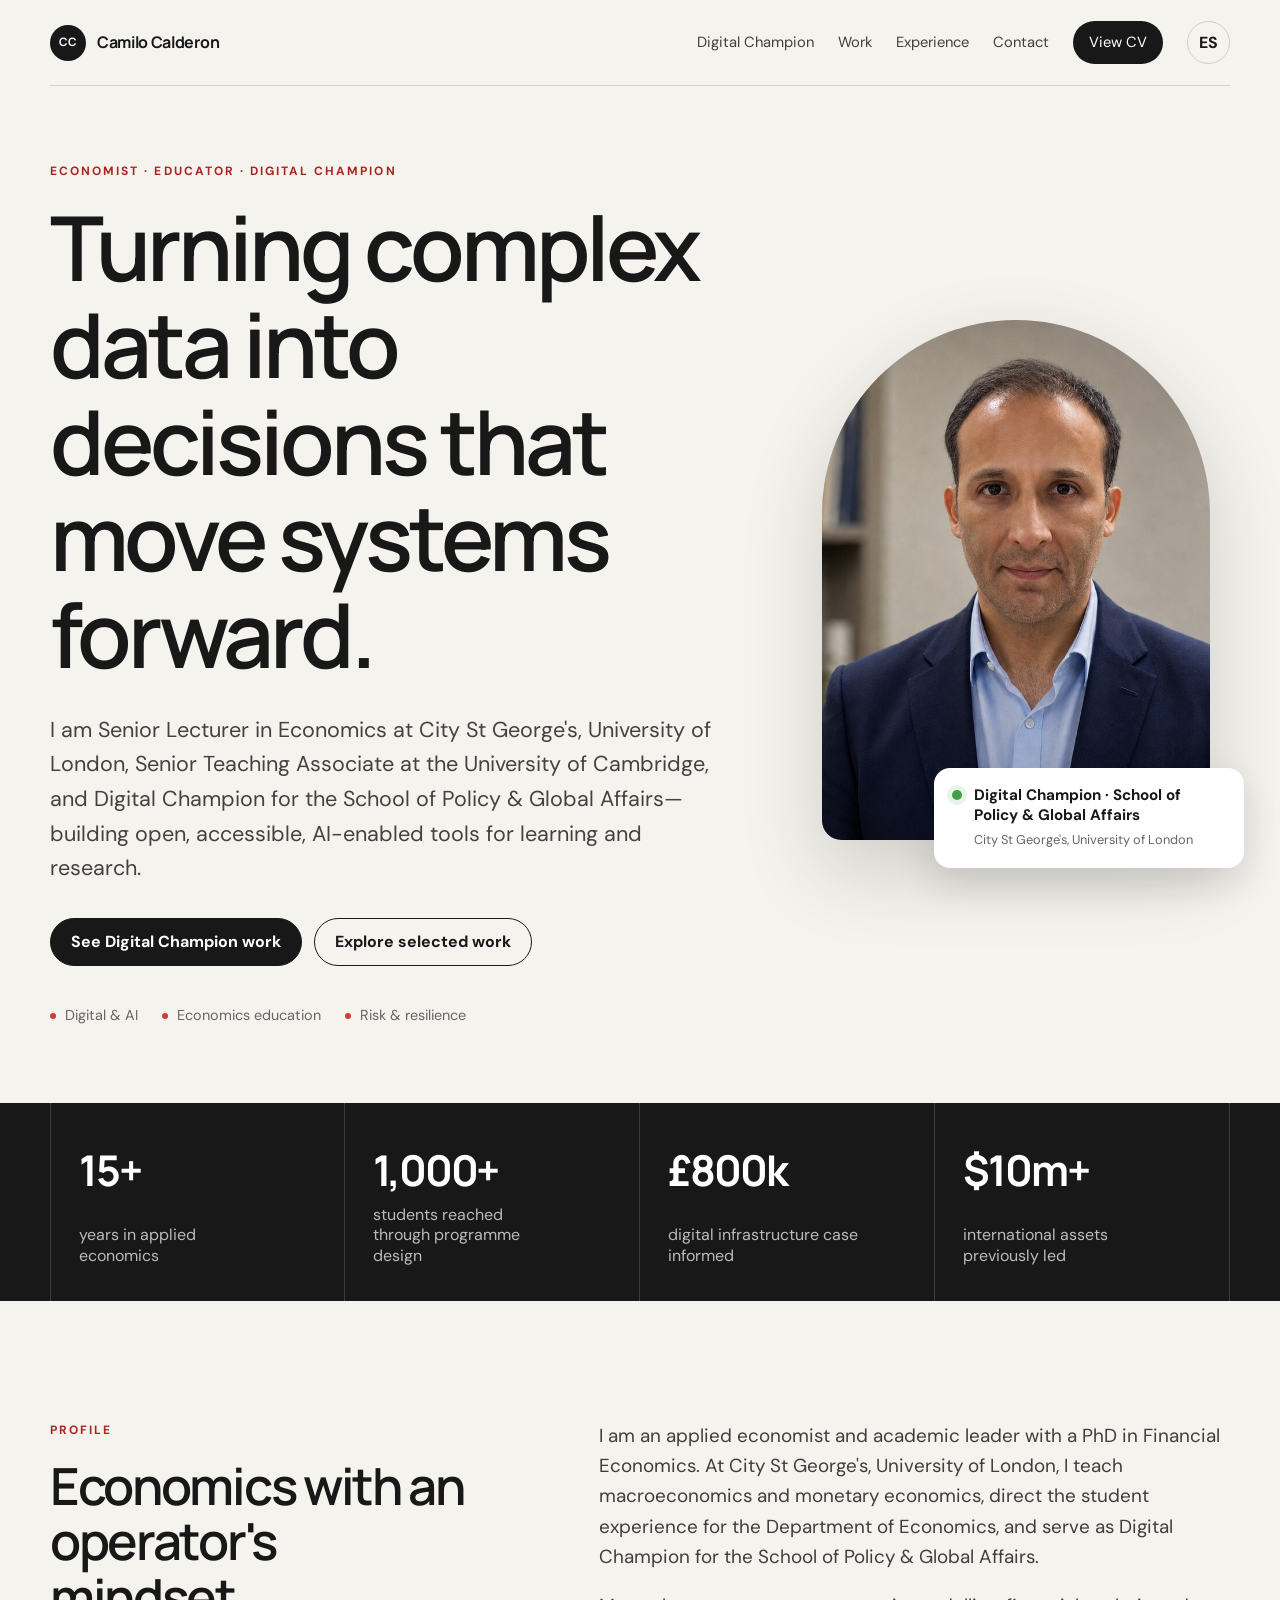
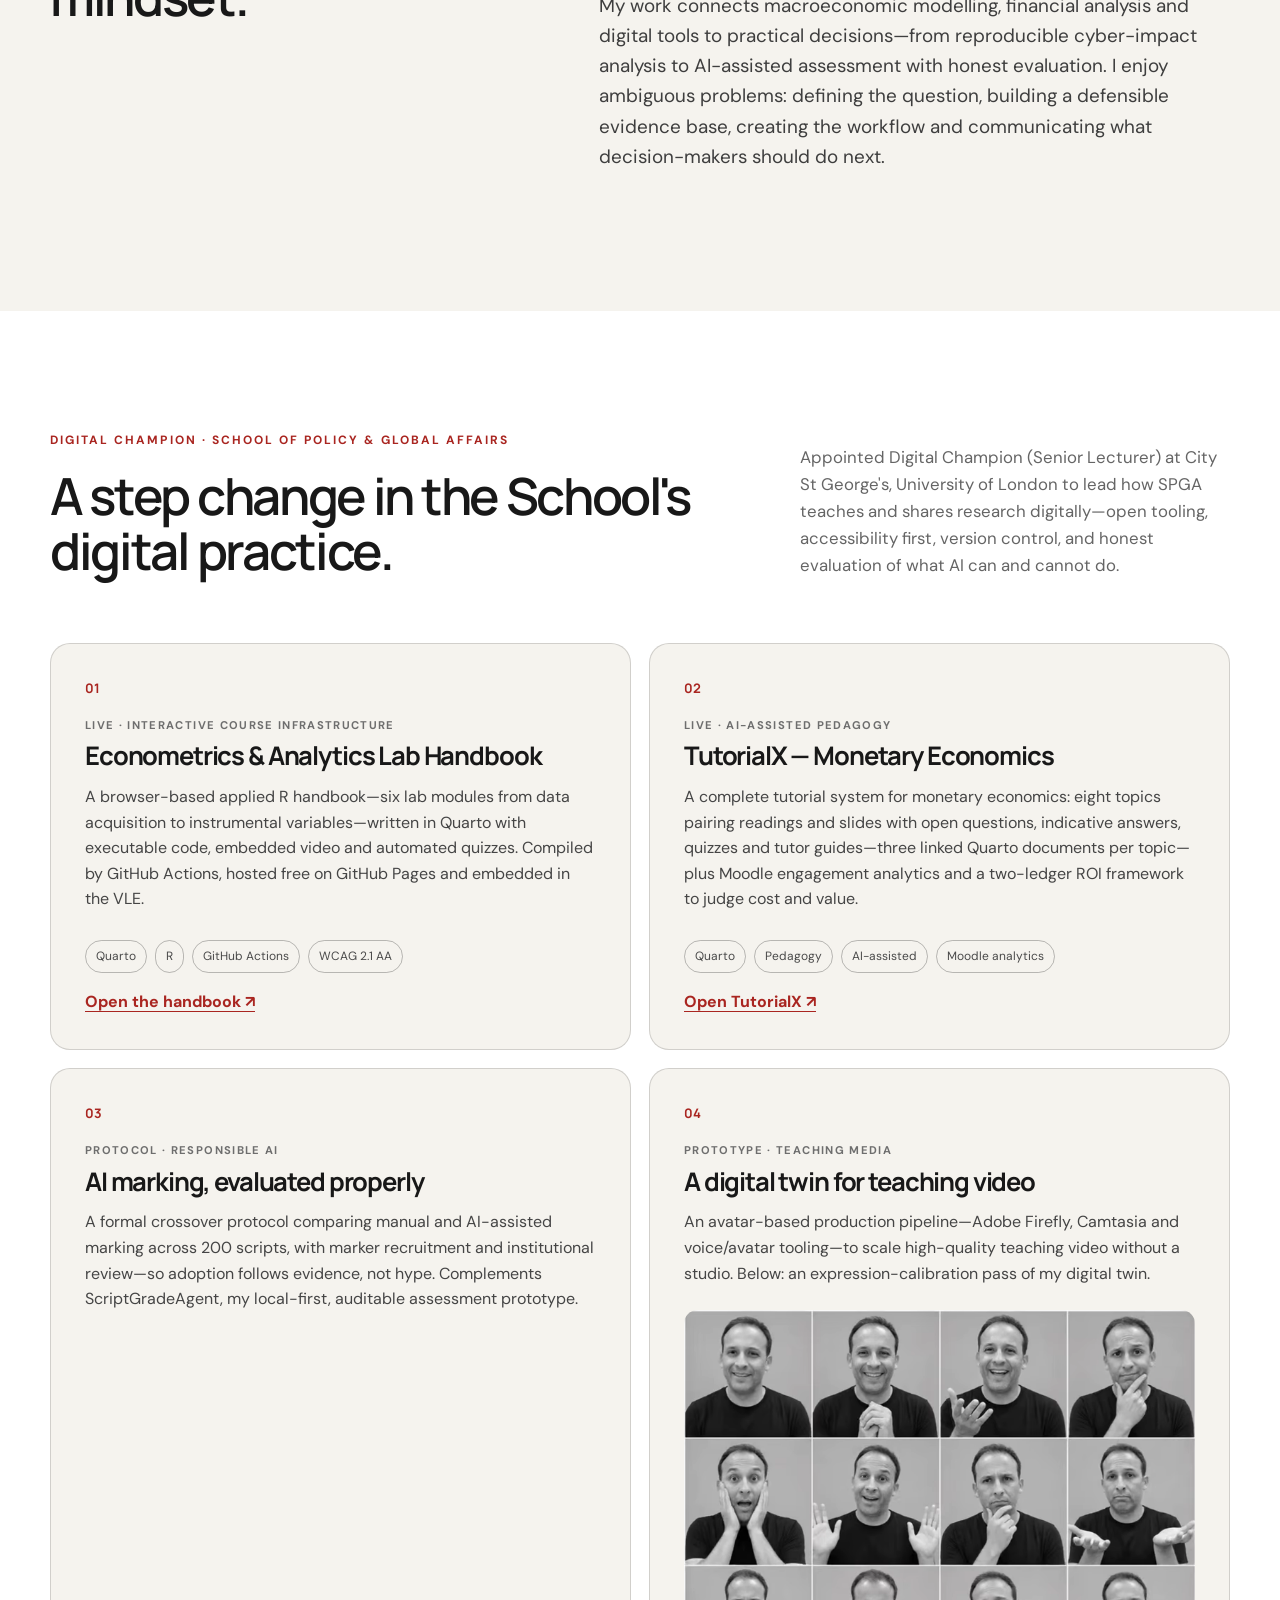
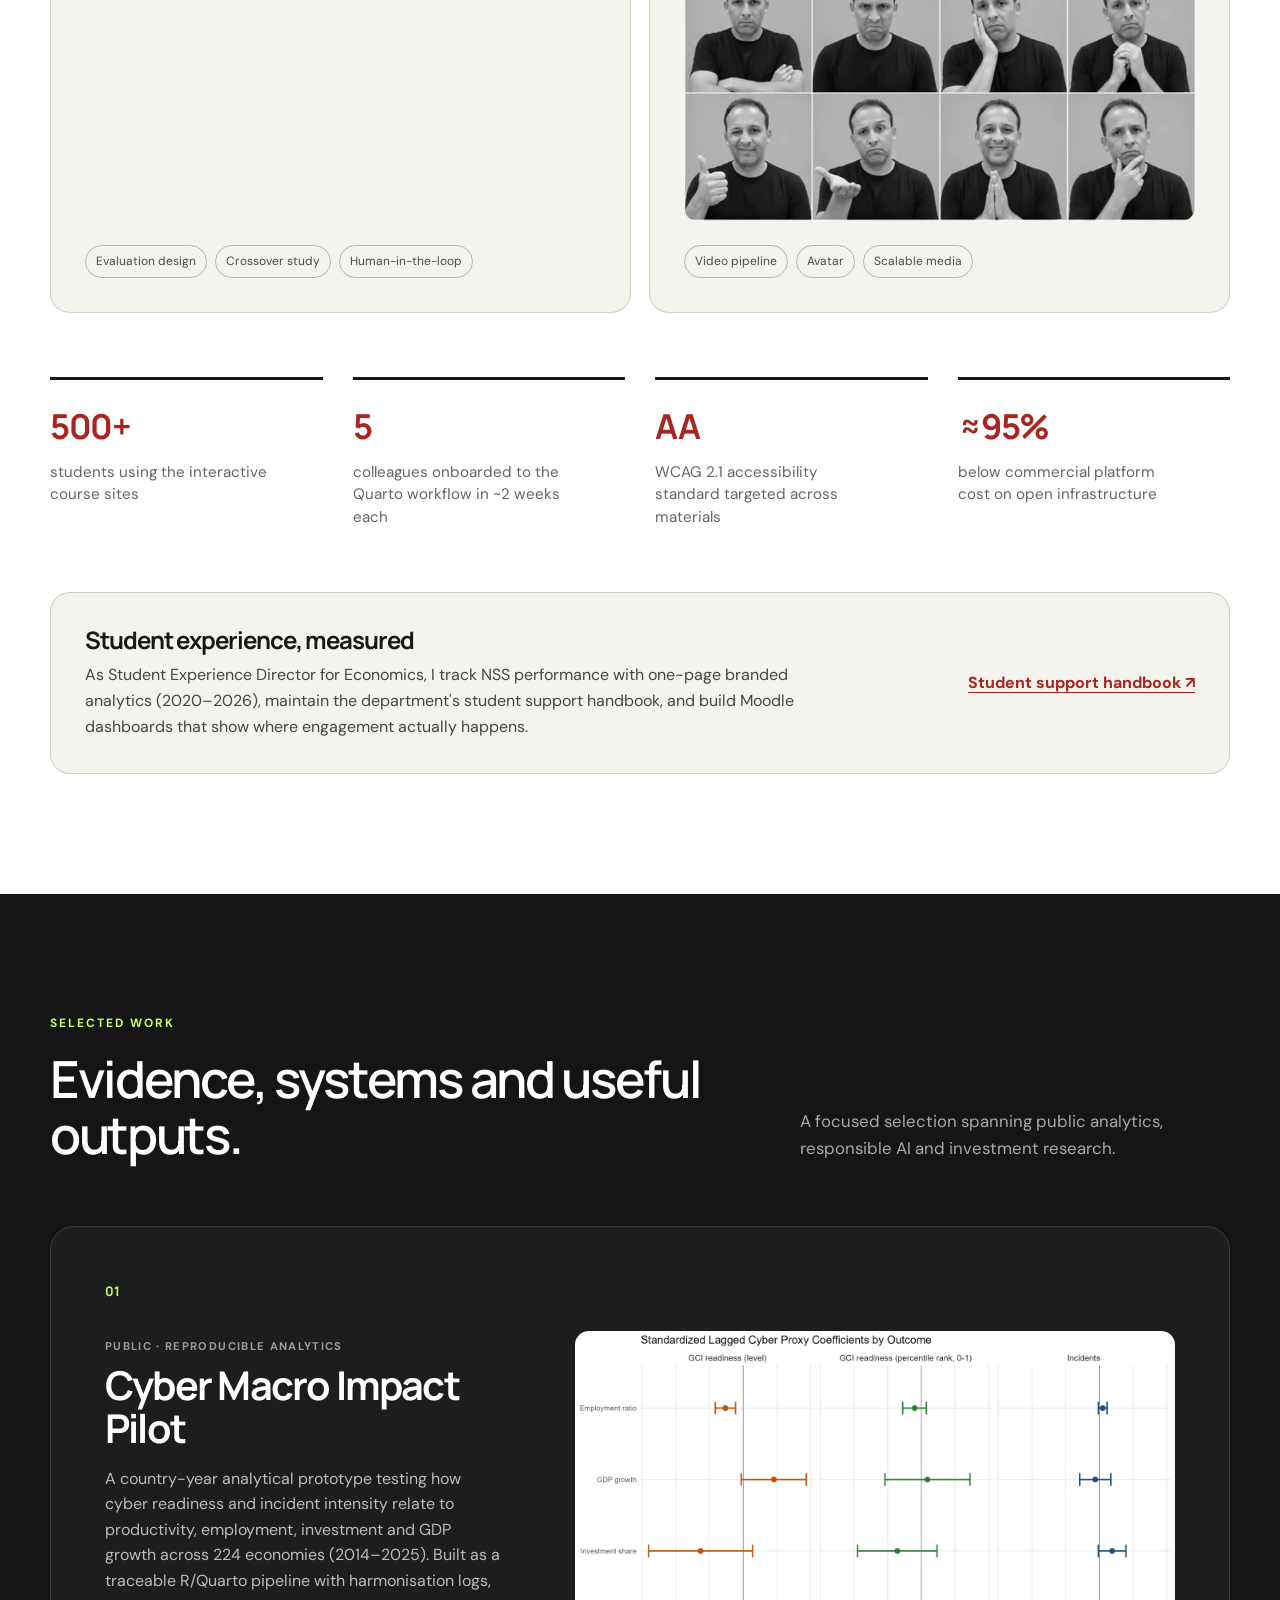
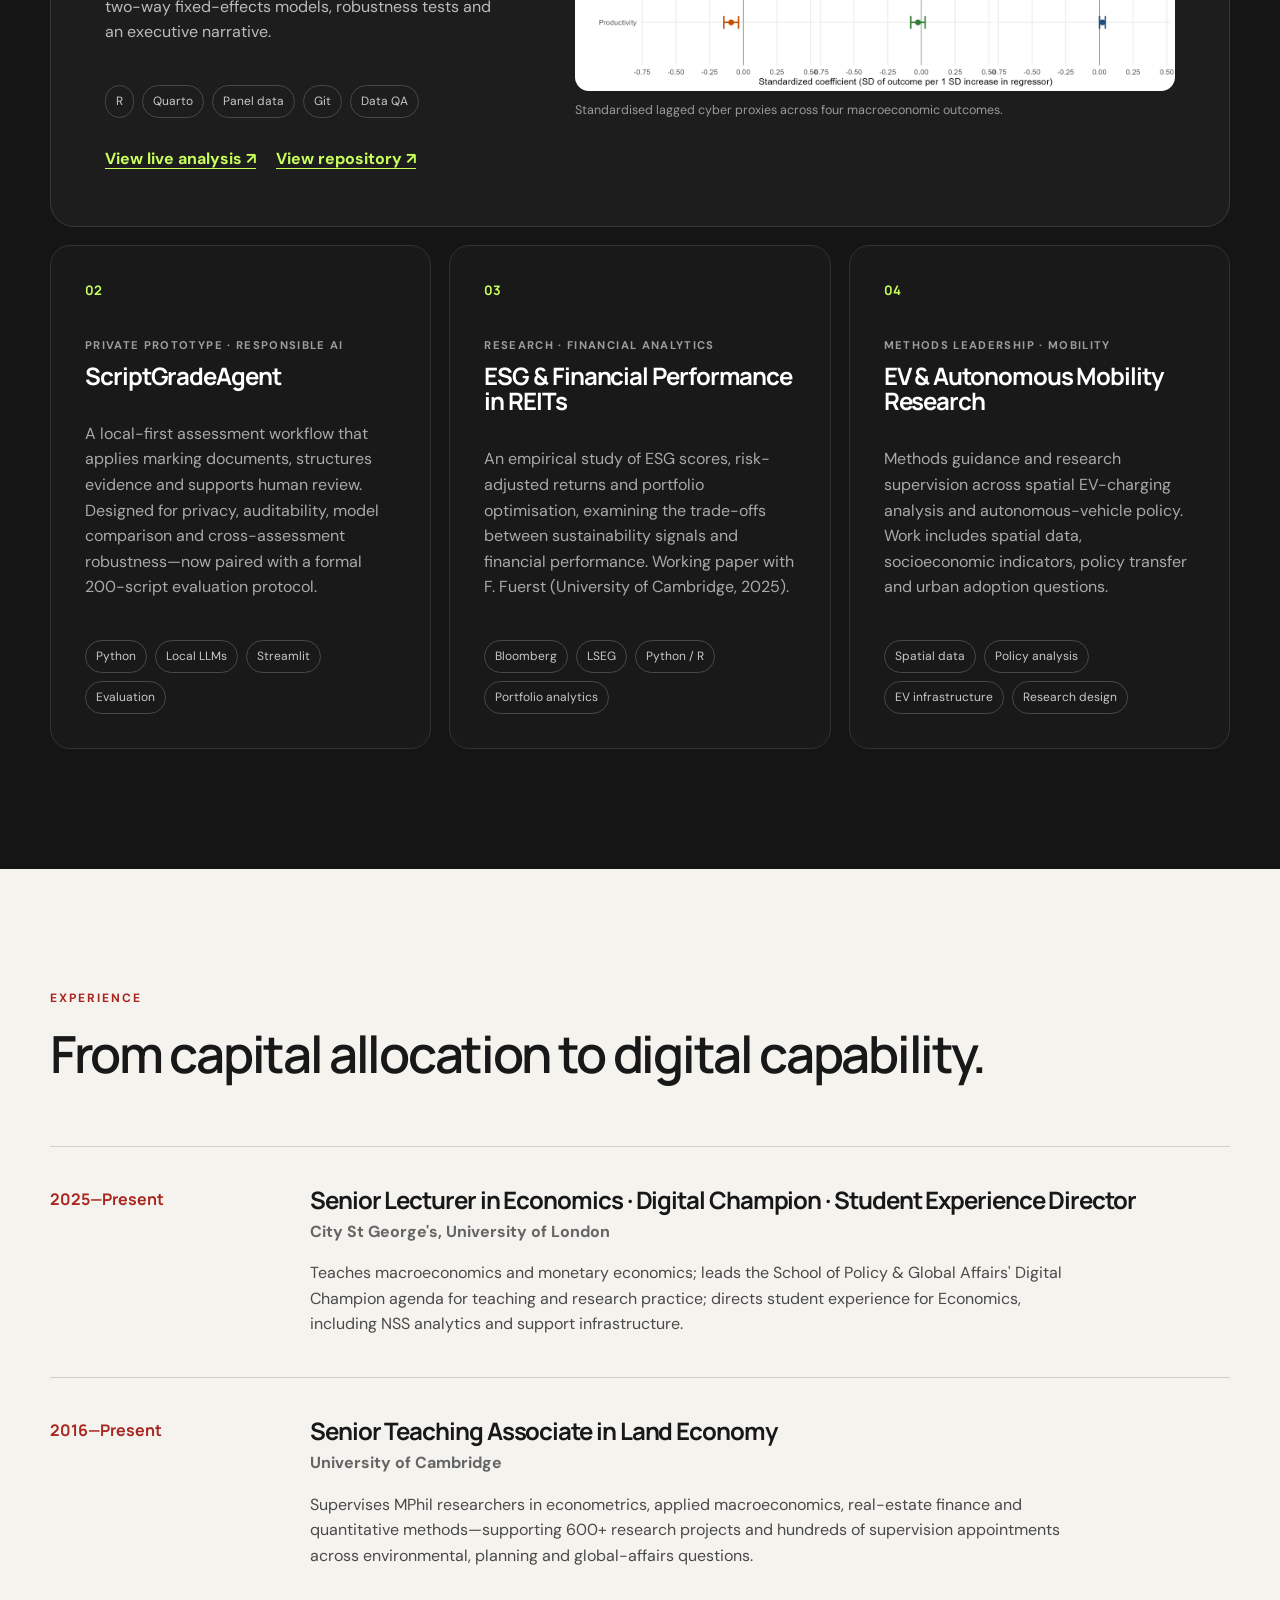
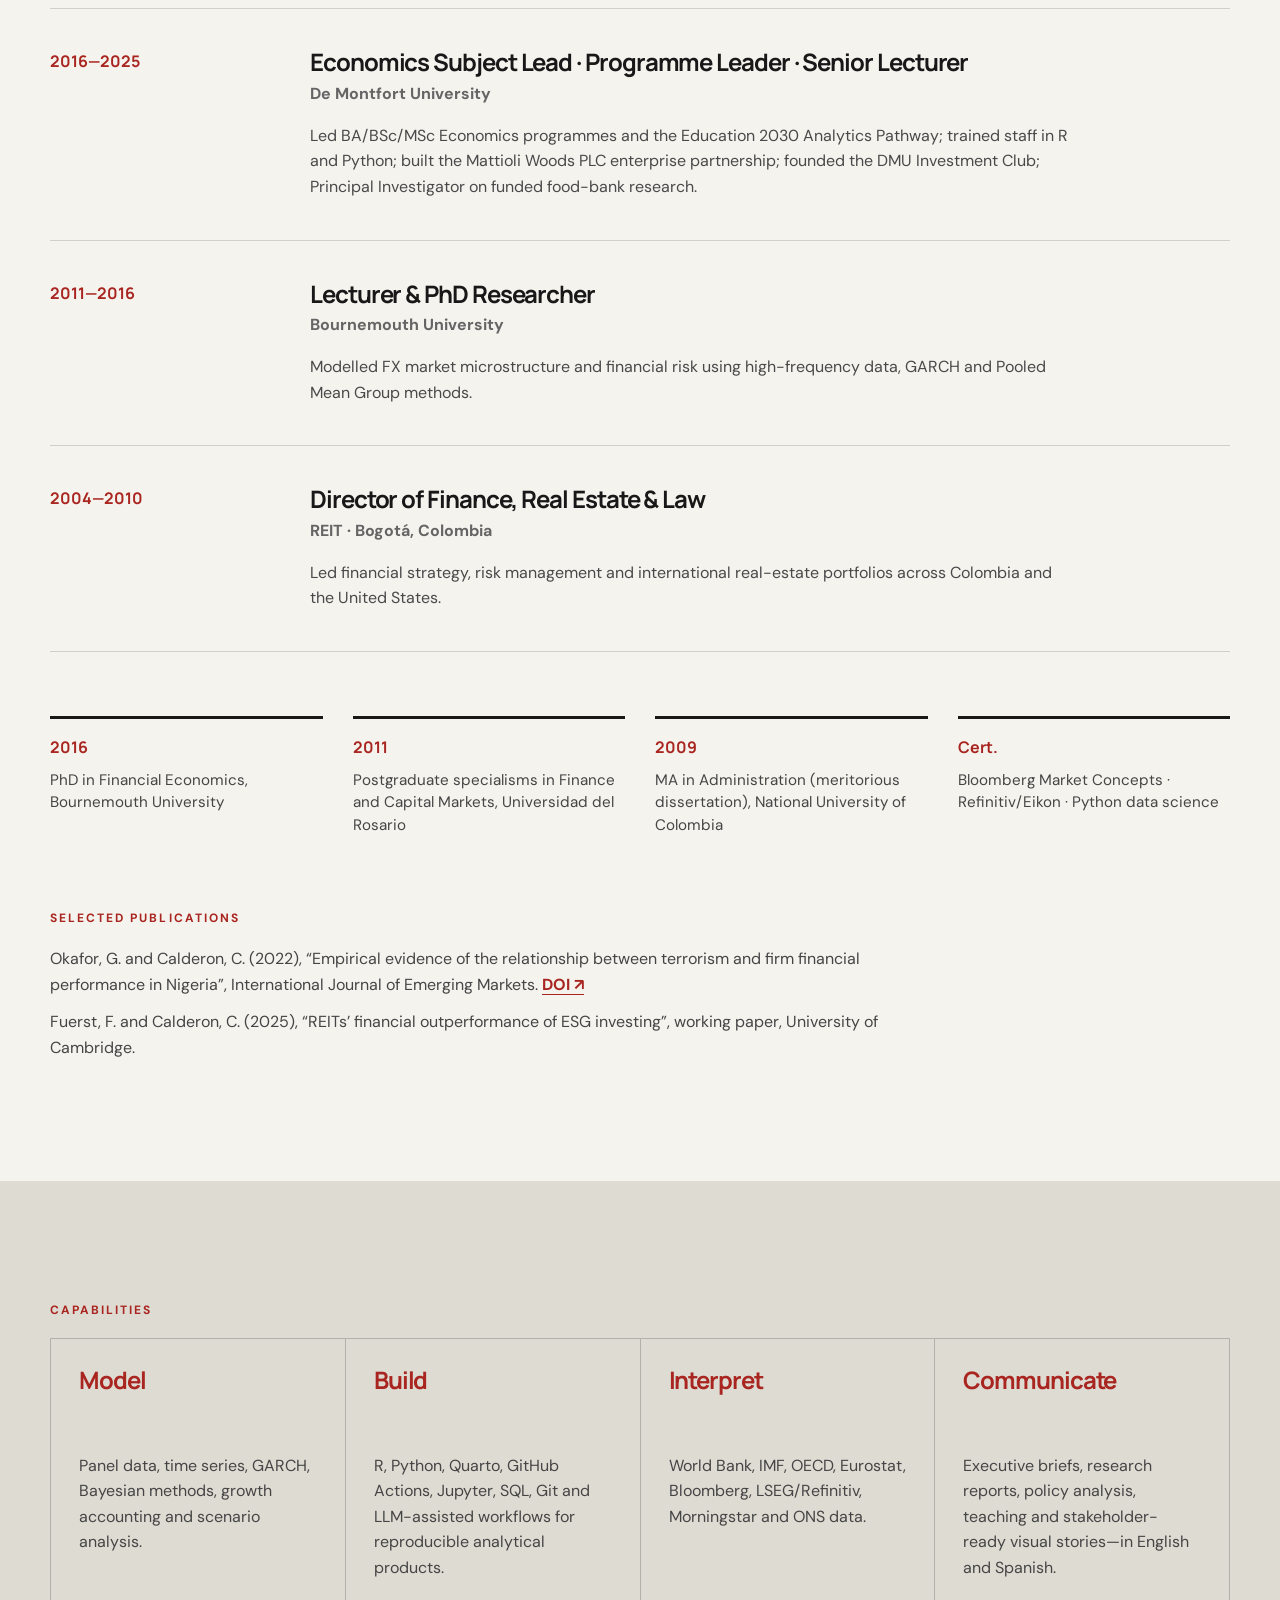
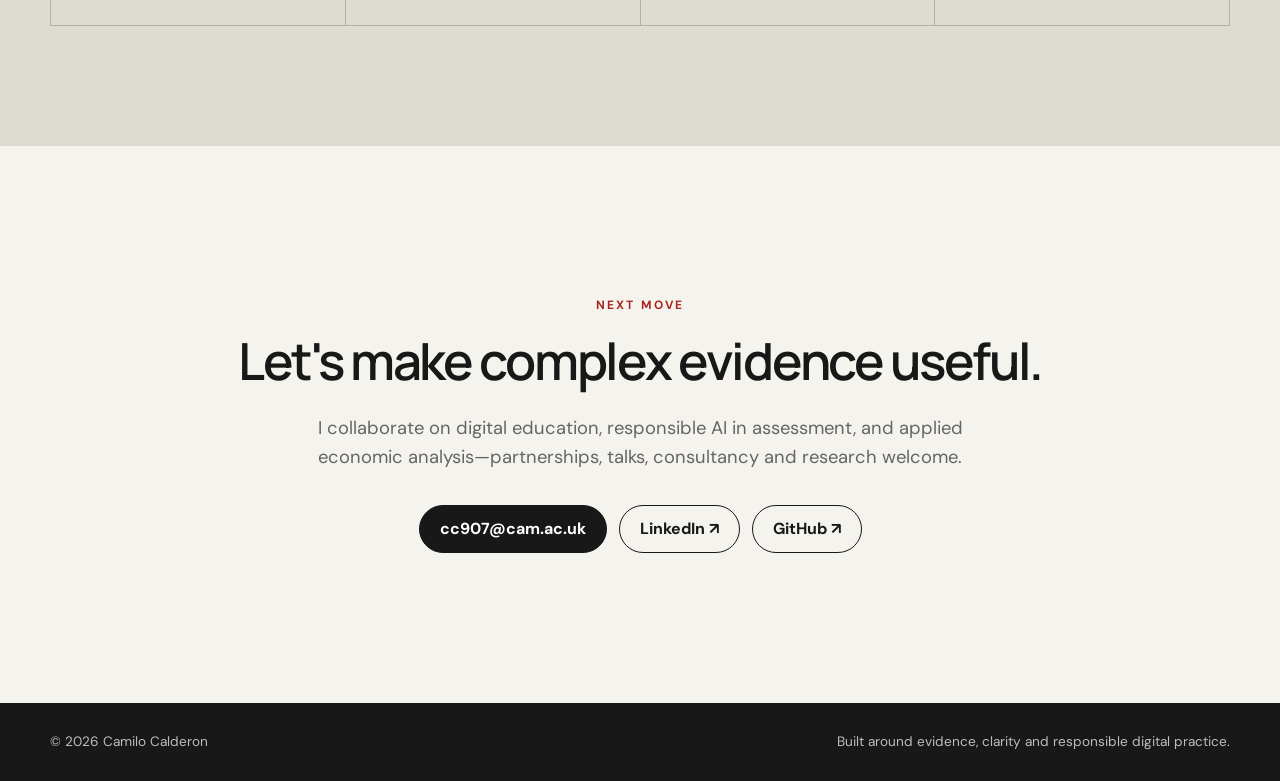
<file: index.html>
<!doctype html>
<html lang="en">
<head>
  <meta charset="utf-8">
  <meta name="viewport" content="width=device-width, initial-scale=1">
  <meta name="description" content="Dr Camilo Calderon — Senior Lecturer in Economics, Student Experience Director and SPGA Digital Champion at City St George's, University of London. Interactive Quarto course sites, responsibly evaluated AI and reproducible analytics.">
  <meta name="theme-color" content="#151515">
  <title>Dr Camilo Calderon | Economist &amp; Digital Champion · City St George's, University of London</title>
  <link rel="canonical" href="https://camilo-digital-portfolio.ai.studio/">
  <link rel="icon" href="favicon.svg" type="image/svg+xml">
  <meta property="og:type" content="profile">
  <meta property="og:title" content="Dr Camilo Calderon | Economist & Digital Champion">
  <meta property="og:description" content="Senior Lecturer in Economics, Student Experience Director and SPGA Digital Champion at City St George's, University of London. Builder of open, accessible, AI-enabled learning tools.">
  <meta property="og:url" content="https://camilo-digital-portfolio.ai.studio/">
  <meta property="og:image" content="https://camilo-digital-portfolio.ai.studio/assets/og-card.jpg">
  <meta property="og:image:width" content="1200">
  <meta property="og:image:height" content="630">
  <meta name="twitter:card" content="summary_large_image">
  <meta name="twitter:image" content="https://camilo-digital-portfolio.ai.studio/assets/og-card.jpg">
  <link rel="preconnect" href="https://fonts.googleapis.com">
  <link rel="preconnect" href="https://fonts.gstatic.com" crossorigin>
  <link href="https://fonts.googleapis.com/css2?family=DM+Sans:wght@400;500;600;700&amp;family=Manrope:wght@500;600;700&amp;display=swap" rel="stylesheet">
  <link rel="stylesheet" href="styles.css">
  <script src="script.js" defer></script>
  <script type="application/ld+json">
  {
    "@context": "https://schema.org",
    "@type": "Person",
    "name": "Camilo Calderon",
    "honorificPrefix": "Dr",
    "alternateName": "Camilo Eduardo Calderon Morales",
    "jobTitle": ["Senior Lecturer in Economics", "Digital Champion, School of Policy & Global Affairs", "Student Experience Director"],
    "worksFor": [
      { "@type": "CollegeOrUniversity", "name": "City St George's, University of London" },
      { "@type": "CollegeOrUniversity", "name": "University of Cambridge" }
    ],
    "alumniOf": [
      { "@type": "CollegeOrUniversity", "name": "Bournemouth University" },
      { "@type": "CollegeOrUniversity", "name": "National University of Colombia" },
      { "@type": "CollegeOrUniversity", "name": "Universidad del Rosario" }
    ],
    "knowsLanguage": ["en", "es"],
    "url": "https://camilo-digital-portfolio.ai.studio/",
    "sameAs": [
      "https://uk.linkedin.com/in/dr-camilo-calderon-morales-144ba595",
      "https://github.com/calderon777"
    ]
  }
  </script>
</head>
<body>
  <a class="skip-link" href="#main">Skip to content</a>
  <header class="site-header">
    <a class="wordmark" href="index.html" aria-label="Camilo Calderon home"><span>CC</span> Camilo Calderon</a>
    <nav id="site-nav" aria-label="Primary navigation">
      <a href="#digital" data-en="Digital Champion" data-es="Digital Champion">Digital Champion</a>
      <a href="#work" data-en="Work" data-es="Proyectos">Work</a>
      <a href="#experience" data-en="Experience" data-es="Experiencia">Experience</a>
      <a href="#contact" data-en="Contact" data-es="Contacto">Contact</a>
      <a class="nav-cta" href="assets/camilo-calderon-digital-cv.pdf" target="_blank" rel="noopener" data-en="View CV" data-es="Ver CV">View CV</a>
    </nav>
    <div class="header-actions">
      <button class="language-toggle" type="button" aria-label="Switch language" data-language-toggle>ES</button>
      <button class="menu-toggle" type="button" aria-expanded="false" aria-controls="site-nav" aria-label="Open menu" data-menu-toggle>
        <span aria-hidden="true"></span><span aria-hidden="true"></span><span aria-hidden="true"></span>
      </button>
    </div>
  </header>

  <main id="main">
    <section class="hero shell">
      <div class="hero-copy reveal">
        <p class="eyebrow" data-en="Economist · Educator · Digital Champion" data-es="Economista · Docente · Digital Champion">Economist · Educator · Digital Champion</p>
        <h1 data-en="Turning complex data into decisions that move systems forward." data-es="Convierto datos complejos en decisiones que hacen avanzar los sistemas.">Turning complex data into decisions that move systems forward.</h1>
        <p class="hero-intro" data-en="I am Senior Lecturer in Economics at City St George's, University of London, Senior Teaching Associate at the University of Cambridge, and Digital Champion for the School of Policy &amp; Global Affairs—building open, accessible, AI-enabled tools for learning and research." data-es="Soy profesor titular de Economía en City St George's, University of London, Senior Teaching Associate en la Universidad de Cambridge y Digital Champion de la School of Policy &amp; Global Affairs: construyo herramientas abiertas, accesibles y potenciadas por IA para la enseñanza y la investigación.">I am Senior Lecturer in Economics at City St George's, University of London, Senior Teaching Associate at the University of Cambridge, and Digital Champion for the School of Policy &amp; Global Affairs—building open, accessible, AI-enabled tools for learning and research.</p>
        <div class="button-row">
          <a class="button primary" href="#digital" data-en="See Digital Champion work" data-es="Ver trabajo como Digital Champion">See Digital Champion work</a>
          <a class="button secondary" href="#work" data-en="Explore selected work" data-es="Explorar proyectos">Explore selected work</a>
        </div>
        <ul class="signal-list" aria-label="Focus areas">
          <li data-en="Digital & AI" data-es="Digital e IA">Digital &amp; AI</li>
          <li data-en="Economics education" data-es="Enseñanza de la economía">Economics education</li>
          <li data-en="Risk & resilience" data-es="Riesgo y resiliencia">Risk &amp; resilience</li>
        </ul>
      </div>
      <div class="portrait-wrap reveal">
        <div class="portrait-frame">
          <img src="assets/camilo-calderon-headshot.jpg" alt="Portrait of Dr Camilo Calderon in a navy blazer" width="1200" height="900" fetchpriority="high">
        </div>
        <div class="availability-card">
          <span class="status-dot" aria-hidden="true"></span>
          <div>
            <strong data-en="Digital Champion · School of Policy &amp; Global Affairs" data-es="Digital Champion · School of Policy &amp; Global Affairs">Digital Champion · School of Policy &amp; Global Affairs</strong>
            <span data-en="City St George's, University of London" data-es="City St George's, University of London">City St George's, University of London</span>
          </div>
        </div>
      </div>
    </section>

    <section class="proof-band" aria-label="Career highlights">
      <div class="shell proof-grid">
        <div><strong>15+</strong><span data-en="years in applied economics" data-es="años en economía aplicada">years in applied economics</span></div>
        <div><strong>1,000+</strong><span data-en="students reached through programme design" data-es="estudiantes alcanzados mediante diseño curricular">students reached through programme design</span></div>
        <div><strong>£800k</strong><span data-en="digital infrastructure case informed" data-es="caso de inversión digital respaldado">digital infrastructure case informed</span></div>
        <div><strong>$10m+</strong><span data-en="international assets previously led" data-es="activos internacionales gestionados">international assets previously led</span></div>
      </div>
    </section>

    <section class="section shell split-intro" id="about">
      <div>
        <p class="eyebrow" data-en="Profile" data-es="Perfil">Profile</p>
        <h2 data-en="Economics with an operator's mindset." data-es="Economía con mentalidad de ejecución.">Economics with an operator's mindset.</h2>
      </div>
      <div class="body-copy">
        <p data-en="I am an applied economist and academic leader with a PhD in Financial Economics. At City St George's, University of London, I teach macroeconomics and monetary economics, direct the student experience for the Department of Economics, and serve as Digital Champion for the School of Policy &amp; Global Affairs." data-es="Soy economista aplicado y líder académico con doctorado en Economía Financiera. En City St George's, University of London, enseño macroeconomía y economía monetaria, dirijo la experiencia estudiantil del Departamento de Economía y soy Digital Champion de la School of Policy &amp; Global Affairs.">I am an applied economist and academic leader with a PhD in Financial Economics. At City St George's, University of London, I teach macroeconomics and monetary economics, direct the student experience for the Department of Economics, and serve as Digital Champion for the School of Policy &amp; Global Affairs.</p>
        <p data-en="My work connects macroeconomic modelling, financial analysis and digital tools to practical decisions—from reproducible cyber-impact analysis to AI-assisted assessment with honest evaluation. I enjoy ambiguous problems: defining the question, building a defensible evidence base, creating the workflow and communicating what decision-makers should do next." data-es="Mi trabajo conecta la modelización macroeconómica, el análisis financiero y las herramientas digitales con decisiones prácticas: desde análisis reproducibles del impacto cibernético hasta evaluación honesta de la IA en la corrección. Disfruto los problemas ambiguos: definir la pregunta, construir una base de evidencia sólida, crear el flujo de trabajo y comunicar qué hacer a continuación.">My work connects macroeconomic modelling, financial analysis and digital tools to practical decisions—from reproducible cyber-impact analysis to AI-assisted assessment with honest evaluation. I enjoy ambiguous problems: defining the question, building a defensible evidence base, creating the workflow and communicating what decision-makers should do next.</p>
      </div>
    </section>

    <section class="section digital-section" id="digital">
      <div class="shell">
        <div class="section-heading light-heading">
          <div>
            <p class="eyebrow" data-en="Digital Champion · School of Policy &amp; Global Affairs" data-es="Digital Champion · School of Policy &amp; Global Affairs">Digital Champion · School of Policy &amp; Global Affairs</p>
            <h2 data-en="A step change in the School's digital practice." data-es="Un salto cualitativo en la práctica digital de la Escuela.">A step change in the School's digital practice.</h2>
          </div>
          <p data-en="Appointed Digital Champion (Senior Lecturer) at City St George's, University of London to lead how SPGA teaches and shares research digitally—open tooling, accessibility first, version control, and honest evaluation of what AI can and cannot do." data-es="Nombrado Digital Champion (profesor titular) en City St George's, University of London para liderar cómo SPGA enseña y difunde su investigación digitalmente: herramientas abiertas, accesibilidad primero, control de versiones y evaluación honesta de lo que la IA puede y no puede hacer.">Appointed Digital Champion (Senior Lecturer) at City St George's, University of London to lead how SPGA teaches and shares research digitally—open tooling, accessibility first, version control, and honest evaluation of what AI can and cannot do.</p>
        </div>

        <div class="digital-grid">
          <article class="digital-card">
            <span class="card-number">01</span>
            <p class="project-kicker" data-en="Live · Interactive course infrastructure" data-es="En línea · Infraestructura interactiva de cursos">Live · Interactive course infrastructure</p>
            <h3 data-en="Econometrics &amp; Analytics Lab Handbook" data-es="Manual de laboratorio de Econometría y Analítica">Econometrics &amp; Analytics Lab Handbook</h3>
            <p data-en="A browser-based applied R handbook—six lab modules from data acquisition to instrumental variables—written in Quarto with executable code, embedded video and automated quizzes. Compiled by GitHub Actions, hosted free on GitHub Pages and embedded in the VLE." data-es="Un manual aplicado de R en el navegador—seis módulos de laboratorio, desde la adquisición de datos hasta variables instrumentales—escrito en Quarto con código ejecutable, video incrustado y cuestionarios automáticos. Compilado con GitHub Actions, alojado gratis en GitHub Pages e integrado en el campus virtual.">A browser-based applied R handbook—six lab modules from data acquisition to instrumental variables—written in Quarto with executable code, embedded video and automated quizzes. Compiled by GitHub Actions, hosted free on GitHub Pages and embedded in the VLE.</p>
            <ul class="tag-list light"><li>Quarto</li><li>R</li><li>GitHub Actions</li><li>WCAG 2.1 AA</li></ul>
            <div class="text-links red-links">
              <a href="https://calderon777.github.io/quarto-econ-textbook/" target="_blank" rel="noopener" data-en="Open the handbook ↗" data-es="Abrir el manual ↗">Open the handbook ↗</a>
            </div>
          </article>

          <article class="digital-card">
            <span class="card-number">02</span>
            <p class="project-kicker" data-en="Live · AI-assisted pedagogy" data-es="En línea · Pedagogía asistida por IA">Live · AI-assisted pedagogy</p>
            <h3 data-en="TutorialX — Monetary Economics" data-es="TutorialX — Economía Monetaria">TutorialX — Monetary Economics</h3>
            <p data-en="A complete tutorial system for monetary economics: eight topics pairing readings and slides with open questions, indicative answers, quizzes and tutor guides—three linked Quarto documents per topic—plus Moodle engagement analytics and a two-ledger ROI framework to judge cost and value." data-es="Un sistema completo de tutorías de economía monetaria: ocho temas que combinan lecturas y diapositivas con preguntas abiertas, respuestas indicativas, cuestionarios y guías para tutores—tres documentos Quarto enlazados por tema—además de analítica de participación en Moodle y un marco ROI de doble registro para valorar costo y beneficio.">A complete tutorial system for monetary economics: eight topics pairing readings and slides with open questions, indicative answers, quizzes and tutor guides—three linked Quarto documents per topic—plus Moodle engagement analytics and a two-ledger ROI framework to judge cost and value.</p>
            <ul class="tag-list light"><li>Quarto</li><li data-en="Pedagogy" data-es="Pedagogía">Pedagogy</li><li data-en="AI-assisted" data-es="Asistido por IA">AI-assisted</li><li data-en="Moodle analytics" data-es="Analítica Moodle">Moodle analytics</li></ul>
            <div class="text-links red-links">
              <a href="https://calderon777.github.io/monetary-economics/" target="_blank" rel="noopener" data-en="Open TutorialX ↗" data-es="Abrir TutorialX ↗">Open TutorialX ↗</a>
            </div>
          </article>

          <article class="digital-card">
            <span class="card-number">03</span>
            <p class="project-kicker" data-en="Protocol · Responsible AI" data-es="Protocolo · IA responsable">Protocol · Responsible AI</p>
            <h3 data-en="AI marking, evaluated properly" data-es="Corrección con IA, evaluada con rigor">AI marking, evaluated properly</h3>
            <p data-en="A formal crossover protocol comparing manual and AI-assisted marking across 200 scripts, with marker recruitment and institutional review—so adoption follows evidence, not hype. Complements ScriptGradeAgent, my local-first, auditable assessment prototype." data-es="Un protocolo cruzado formal que compara la corrección manual y la asistida por IA en 200 exámenes, con reclutamiento de correctores y revisión institucional: la adopción sigue a la evidencia, no a la moda. Complementa a ScriptGradeAgent, mi prototipo de evaluación local y auditable.">A formal crossover protocol comparing manual and AI-assisted marking across 200 scripts, with marker recruitment and institutional review—so adoption follows evidence, not hype. Complements ScriptGradeAgent, my local-first, auditable assessment prototype.</p>
            <ul class="tag-list light"><li data-en="Evaluation design" data-es="Diseño de evaluación">Evaluation design</li><li data-en="Crossover study" data-es="Estudio cruzado">Crossover study</li><li data-en="Human-in-the-loop" data-es="Supervisión humana">Human-in-the-loop</li></ul>
          </article>

          <article class="digital-card video-card">
            <span class="card-number">04</span>
            <p class="project-kicker" data-en="Prototype · Teaching media" data-es="Prototipo · Medios docentes">Prototype · Teaching media</p>
            <h3 data-en="A digital twin for teaching video" data-es="Un gemelo digital para video docente">A digital twin for teaching video</h3>
            <p data-en="An avatar-based production pipeline—Adobe Firefly, Camtasia and voice/avatar tooling—to scale high-quality teaching video without a studio. Below: an expression-calibration pass of my digital twin." data-es="Una línea de producción con avatar—Adobe Firefly, Camtasia y herramientas de voz/avatar—para escalar video docente de alta calidad sin estudio. Abajo: una pasada de calibración de expresiones de mi gemelo digital.">An avatar-based production pipeline—Adobe Firefly, Camtasia and voice/avatar tooling—to scale high-quality teaching video without a studio. Below: an expression-calibration pass of my digital twin.</p>
            <video class="twin-video" muted loop playsinline autoplay preload="metadata" poster="assets/digital-twin-poster.jpg" aria-label="Grid of avatar expressions used to calibrate Camilo Calderon's digital twin" data-twin-video>
              <source src="assets/digital-twin.webm" type="video/webm">
              <source src="assets/digital-twin.mp4" type="video/mp4">
            </video>
            <ul class="tag-list light"><li data-en="Video pipeline" data-es="Producción de video">Video pipeline</li><li>Avatar</li><li data-en="Scalable media" data-es="Medios escalables">Scalable media</li></ul>
          </article>
        </div>

        <div class="digital-stats" role="list" aria-label="Digital Champion evidence">
          <div role="listitem"><strong>500+</strong><span data-en="students using the interactive course sites" data-es="estudiantes usan los sitios interactivos de curso">students using the interactive course sites</span></div>
          <div role="listitem"><strong>5</strong><span data-en="colleagues onboarded to the Quarto workflow in ~2 weeks each" data-es="colegas incorporados al flujo Quarto en ~2 semanas cada uno">colleagues onboarded to the Quarto workflow in ~2 weeks each</span></div>
          <div role="listitem"><strong>AA</strong><span data-en="WCAG 2.1 accessibility standard targeted across materials" data-es="estándar de accesibilidad WCAG 2.1 en los materiales">WCAG 2.1 accessibility standard targeted across materials</span></div>
          <div role="listitem"><strong>≈95%</strong><span data-en="below commercial platform cost on open infrastructure" data-es="menos que plataformas comerciales, con infraestructura abierta">below commercial platform cost on open infrastructure</span></div>
        </div>

        <div class="student-exp">
          <div>
            <h3 data-en="Student experience, measured" data-es="Experiencia estudiantil, medida">Student experience, measured</h3>
            <p data-en="As Student Experience Director for Economics, I track NSS performance with one-page branded analytics (2020–2026), maintain the department's student support handbook, and build Moodle dashboards that show where engagement actually happens." data-es="Como Director de Experiencia Estudiantil de Economía, sigo el desempeño en la NSS con analítica de una página (2020–2026), mantengo el manual de apoyo al estudiante del departamento y construyo tableros de Moodle que muestran dónde ocurre realmente la participación.">As Student Experience Director for Economics, I track NSS performance with one-page branded analytics (2020–2026), maintain the department's student support handbook, and build Moodle dashboards that show where engagement actually happens.</p>
          </div>
          <div class="text-links red-links">
            <a href="https://calderon777.github.io/student-support-handbook-2025-26/" target="_blank" rel="noopener" data-en="Student support handbook ↗" data-es="Manual de apoyo al estudiante ↗">Student support handbook ↗</a>
          </div>
        </div>
      </div>
    </section>

    <section class="section section-dark" id="work">
      <div class="shell">
        <div class="section-heading">
          <div>
            <p class="eyebrow" data-en="Selected work" data-es="Proyectos seleccionados">Selected work</p>
            <h2 data-en="Evidence, systems and useful outputs." data-es="Evidencia, sistemas y resultados útiles.">Evidence, systems and useful outputs.</h2>
          </div>
          <p data-en="A focused selection spanning public analytics, responsible AI and investment research." data-es="Una selección enfocada en análisis público, IA responsable e investigación de inversiones.">A focused selection spanning public analytics, responsible AI and investment research.</p>
        </div>

        <article class="featured-project">
          <div class="project-copy">
            <span class="project-number">01</span>
            <p class="project-kicker" data-en="Public · Reproducible analytics" data-es="Público · Análisis reproducible">Public · Reproducible analytics</p>
            <h3>Cyber Macro Impact Pilot</h3>
            <p data-en="A country-year analytical prototype testing how cyber readiness and incident intensity relate to productivity, employment, investment and GDP growth across 224 economies (2014–2025). Built as a traceable R/Quarto pipeline with harmonisation logs, two-way fixed-effects models, robustness tests and an executive narrative." data-es="Un prototipo analítico por país y año que estudia cómo la preparación cibernética y la intensidad de incidentes se relacionan con productividad, empleo, inversión y crecimiento del PIB en 224 economías (2014–2025). Construido en R/Quarto con trazabilidad, modelos de efectos fijos bidireccionales, pruebas de robustez y narrativa ejecutiva.">A country-year analytical prototype testing how cyber readiness and incident intensity relate to productivity, employment, investment and GDP growth across 224 economies (2014–2025). Built as a traceable R/Quarto pipeline with harmonisation logs, two-way fixed-effects models, robustness tests and an executive narrative.</p>
            <ul class="tag-list"><li>R</li><li>Quarto</li><li data-en="Panel data" data-es="Datos de panel">Panel data</li><li>Git</li><li data-en="Data QA" data-es="Control de datos">Data QA</li></ul>
            <div class="text-links">
              <a href="https://calderon777.github.io/a-cyber-macro-impact-pilot/report.html" target="_blank" rel="noopener" data-en="View live analysis ↗" data-es="Ver análisis en línea ↗">View live analysis ↗</a>
              <a href="https://github.com/calderon777/a-cyber-macro-impact-pilot" target="_blank" rel="noopener" data-en="View repository ↗" data-es="Ver repositorio ↗">View repository ↗</a>
            </div>
          </div>
          <figure class="project-visual">
            <img src="assets/cyber-macro-coefficients.png" alt="Coefficient plot comparing cyber readiness and incidents with macroeconomic outcomes" loading="lazy" width="1220" height="820">
            <figcaption data-en="Standardised lagged cyber proxies across four macroeconomic outcomes." data-es="Indicadores cibernéticos rezagados y estandarizados para cuatro resultados macroeconómicos.">Standardised lagged cyber proxies across four macroeconomic outcomes.</figcaption>
          </figure>
        </article>

        <div class="project-grid">
          <article class="project-card">
            <span class="project-number">02</span>
            <p class="project-kicker" data-en="Private prototype · Responsible AI" data-es="Prototipo privado · IA responsable">Private prototype · Responsible AI</p>
            <h3>ScriptGradeAgent</h3>
            <p data-en="A local-first assessment workflow that applies marking documents, structures evidence and supports human review. Designed for privacy, auditability, model comparison and cross-assessment robustness—now paired with a formal 200-script evaluation protocol." data-es="Un flujo local de evaluación que aplica criterios de calificación, estructura evidencia y apoya la revisión humana. Diseñado para privacidad, auditabilidad, comparación de modelos y robustez entre evaluaciones; ahora acompañado de un protocolo formal de evaluación con 200 exámenes.">A local-first assessment workflow that applies marking documents, structures evidence and supports human review. Designed for privacy, auditability, model comparison and cross-assessment robustness—now paired with a formal 200-script evaluation protocol.</p>
            <ul class="tag-list"><li>Python</li><li data-en="Local LLMs" data-es="LLM locales">Local LLMs</li><li>Streamlit</li><li data-en="Evaluation" data-es="Evaluación">Evaluation</li></ul>
          </article>
          <article class="project-card">
            <span class="project-number">03</span>
            <p class="project-kicker" data-en="Research · Financial analytics" data-es="Investigación · Análisis financiero">Research · Financial analytics</p>
            <h3 data-en="ESG &amp; Financial Performance in REITs" data-es="ESG y desempeño financiero en REITs">ESG &amp; Financial Performance in REITs</h3>
            <p data-en="An empirical study of ESG scores, risk-adjusted returns and portfolio optimisation, examining the trade-offs between sustainability signals and financial performance. Working paper with F. Fuerst (University of Cambridge, 2025)." data-es="Un estudio empírico sobre puntuaciones ESG, rendimientos ajustados por riesgo y optimización de portafolios, que examina los compromisos entre sostenibilidad y desempeño financiero. Documento de trabajo con F. Fuerst (Universidad de Cambridge, 2025).">An empirical study of ESG scores, risk-adjusted returns and portfolio optimisation, examining the trade-offs between sustainability signals and financial performance. Working paper with F. Fuerst (University of Cambridge, 2025).</p>
            <ul class="tag-list"><li>Bloomberg</li><li>LSEG</li><li>Python / R</li><li data-en="Portfolio analytics" data-es="Análisis de portafolios">Portfolio analytics</li></ul>
          </article>
          <article class="project-card">
            <span class="project-number">04</span>
            <p class="project-kicker" data-en="Methods leadership · Mobility" data-es="Liderazgo metodológico · Movilidad">Methods leadership · Mobility</p>
            <h3 data-en="EV &amp; Autonomous Mobility Research" data-es="Investigación en vehículos eléctricos y movilidad autónoma">EV &amp; Autonomous Mobility Research</h3>
            <p data-en="Methods guidance and research supervision across spatial EV-charging analysis and autonomous-vehicle policy. Work includes spatial data, socioeconomic indicators, policy transfer and urban adoption questions." data-es="Orientación metodológica y supervisión de investigación sobre análisis espacial de carga de vehículos eléctricos y políticas de vehículos autónomos. Incluye datos espaciales, indicadores socioeconómicos, transferencia de políticas y adopción urbana.">Methods guidance and research supervision across spatial EV-charging analysis and autonomous-vehicle policy. Work includes spatial data, socioeconomic indicators, policy transfer and urban adoption questions.</p>
            <ul class="tag-list"><li data-en="Spatial data" data-es="Datos espaciales">Spatial data</li><li data-en="Policy analysis" data-es="Análisis de políticas">Policy analysis</li><li data-en="EV infrastructure" data-es="Infraestructura EV">EV infrastructure</li><li data-en="Research design" data-es="Diseño de investigación">Research design</li></ul>
          </article>
        </div>
      </div>
    </section>

    <section class="section shell" id="experience">
      <div class="section-heading light-heading">
        <div>
          <p class="eyebrow" data-en="Experience" data-es="Experiencia">Experience</p>
          <h2 data-en="From capital allocation to digital capability." data-es="De la asignación de capital a la capacidad digital.">From capital allocation to digital capability.</h2>
        </div>
      </div>
      <div class="timeline">
        <article>
          <div class="timeline-date">2025—<span data-en="Present" data-es="Actualidad">Present</span></div>
          <div><h3 data-en="Senior Lecturer in Economics · Digital Champion · Student Experience Director" data-es="Profesor titular de Economía · Digital Champion · Director de Experiencia Estudiantil">Senior Lecturer in Economics · Digital Champion · Student Experience Director</h3><p>City St George's, University of London</p><p data-en="Teaches macroeconomics and monetary economics; leads the School of Policy &amp; Global Affairs' Digital Champion agenda for teaching and research practice; directs student experience for Economics, including NSS analytics and support infrastructure." data-es="Enseña macroeconomía y economía monetaria; lidera la agenda de Digital Champion de la School of Policy &amp; Global Affairs para la práctica docente e investigadora; dirige la experiencia estudiantil de Economía, incluida la analítica de la NSS y la infraestructura de apoyo.">Teaches macroeconomics and monetary economics; leads the School of Policy &amp; Global Affairs' Digital Champion agenda for teaching and research practice; directs student experience for Economics, including NSS analytics and support infrastructure.</p></div>
        </article>
        <article>
          <div class="timeline-date">2016—<span data-en="Present" data-es="Actualidad">Present</span></div>
          <div><h3 data-en="Senior Teaching Associate in Land Economy" data-es="Senior Teaching Associate en Economía del Suelo">Senior Teaching Associate in Land Economy</h3><p data-en="University of Cambridge" data-es="Universidad de Cambridge">University of Cambridge</p><p data-en="Supervises MPhil researchers in econometrics, applied macroeconomics, real-estate finance and quantitative methods—supporting 600+ research projects and hundreds of supervision appointments across environmental, planning and global-affairs questions." data-es="Supervisa investigadores de MPhil en econometría, macroeconomía aplicada, finanzas inmobiliarias y métodos cuantitativos, con apoyo a más de 600 proyectos de investigación y cientos de citas de supervisión en temas ambientales, urbanos y globales.">Supervises MPhil researchers in econometrics, applied macroeconomics, real-estate finance and quantitative methods—supporting 600+ research projects and hundreds of supervision appointments across environmental, planning and global-affairs questions.</p></div>
        </article>
        <article>
          <div class="timeline-date">2016—2025</div>
          <div><h3 data-en="Economics Subject Lead · Programme Leader · Senior Lecturer" data-es="Responsable de Economía · Director de programa · Profesor titular">Economics Subject Lead · Programme Leader · Senior Lecturer</h3><p>De Montfort University</p><p data-en="Led BA/BSc/MSc Economics programmes and the Education 2030 Analytics Pathway; trained staff in R and Python; built the Mattioli Woods PLC enterprise partnership; founded the DMU Investment Club; Principal Investigator on funded food-bank research." data-es="Dirigió los programas de Economía (BA/BSc/MSc) y la ruta Education 2030 Analytics; formó al personal en R y Python; construyó la alianza empresarial con Mattioli Woods PLC; fundó el DMU Investment Club; investigador principal de un proyecto financiado con un banco de alimentos.">Led BA/BSc/MSc Economics programmes and the Education 2030 Analytics Pathway; trained staff in R and Python; built the Mattioli Woods PLC enterprise partnership; founded the DMU Investment Club; Principal Investigator on funded food-bank research.</p></div>
        </article>
        <article>
          <div class="timeline-date">2011—2016</div>
          <div><h3 data-en="Lecturer &amp; PhD Researcher" data-es="Profesor e investigador doctoral">Lecturer &amp; PhD Researcher</h3><p>Bournemouth University</p><p data-en="Modelled FX market microstructure and financial risk using high-frequency data, GARCH and Pooled Mean Group methods." data-es="Modeló microestructura de mercados cambiarios y riesgo financiero con datos de alta frecuencia y métodos GARCH y Pooled Mean Group.">Modelled FX market microstructure and financial risk using high-frequency data, GARCH and Pooled Mean Group methods.</p></div>
        </article>
        <article>
          <div class="timeline-date">2004—2010</div>
          <div><h3 data-en="Director of Finance, Real Estate &amp; Law" data-es="Director de Finanzas, Bienes Raíces y Asuntos Legales">Director of Finance, Real Estate &amp; Law</h3><p data-en="REIT · Bogotá, Colombia" data-es="REIT · Bogotá, Colombia">REIT · Bogotá, Colombia</p><p data-en="Led financial strategy, risk management and international real-estate portfolios across Colombia and the United States." data-es="Lideró estrategia financiera, gestión de riesgos y portafolios inmobiliarios internacionales en Colombia y Estados Unidos.">Led financial strategy, risk management and international real-estate portfolios across Colombia and the United States.</p></div>
        </article>
      </div>

      <div class="edu-strip" aria-label="Education and credentials">
        <div><span class="edu-year">2016</span><p data-en="PhD in Financial Economics, Bournemouth University" data-es="Doctorado en Economía Financiera, Bournemouth University">PhD in Financial Economics, Bournemouth University</p></div>
        <div><span class="edu-year">2011</span><p data-en="Postgraduate specialisms in Finance and Capital Markets, Universidad del Rosario" data-es="Especializaciones en Finanzas y Mercado de Capitales, Universidad del Rosario">Postgraduate specialisms in Finance and Capital Markets, Universidad del Rosario</p></div>
        <div><span class="edu-year">2009</span><p data-en="MA in Administration (meritorious dissertation), National University of Colombia" data-es="Maestría en Administración (mención meritoria), Universidad Nacional de Colombia">MA in Administration (meritorious dissertation), National University of Colombia</p></div>
        <div><span class="edu-year">Cert.</span><p data-en="Bloomberg Market Concepts · Refinitiv/Eikon · Python data science" data-es="Bloomberg Market Concepts · Refinitiv/Eikon · Ciencia de datos con Python">Bloomberg Market Concepts · Refinitiv/Eikon · Python data science</p></div>
      </div>

      <div class="pub-block">
        <p class="eyebrow" data-en="Selected publications" data-es="Publicaciones seleccionadas">Selected publications</p>
        <p class="pub-item"><span data-en="Okafor, G. and Calderon, C. (2022), “Empirical evidence of the relationship between terrorism and firm financial performance in Nigeria”, International Journal of Emerging Markets." data-es="Okafor, G. y Calderon, C. (2022), “Empirical evidence of the relationship between terrorism and firm financial performance in Nigeria”, International Journal of Emerging Markets.">Okafor, G. and Calderon, C. (2022), “Empirical evidence of the relationship between terrorism and firm financial performance in Nigeria”, International Journal of Emerging Markets.</span> <a href="https://doi.org/10.1108/IJOEM-04-2021-0639" target="_blank" rel="noopener">DOI ↗</a></p>
        <p class="pub-item"><span data-en="Fuerst, F. and Calderon, C. (2025), “REITs’ financial outperformance of ESG investing”, working paper, University of Cambridge." data-es="Fuerst, F. y Calderon, C. (2025), “REITs’ financial outperformance of ESG investing”, documento de trabajo, Universidad de Cambridge.">Fuerst, F. and Calderon, C. (2025), “REITs’ financial outperformance of ESG investing”, working paper, University of Cambridge.</span></p>
      </div>
    </section>

    <section class="section capability-section">
      <div class="shell">
        <p class="eyebrow" data-en="Capabilities" data-es="Capacidades">Capabilities</p>
        <div class="capability-grid">
          <div><h3 data-en="Model" data-es="Modelar">Model</h3><p data-en="Panel data, time series, GARCH, Bayesian methods, growth accounting and scenario analysis." data-es="Datos de panel, series de tiempo, GARCH, métodos bayesianos, contabilidad del crecimiento y análisis de escenarios.">Panel data, time series, GARCH, Bayesian methods, growth accounting and scenario analysis.</p></div>
          <div><h3 data-en="Build" data-es="Construir">Build</h3><p data-en="R, Python, Quarto, GitHub Actions, Jupyter, SQL, Git and LLM-assisted workflows for reproducible analytical products." data-es="R, Python, Quarto, GitHub Actions, Jupyter, SQL, Git y flujos asistidos por LLM para productos analíticos reproducibles.">R, Python, Quarto, GitHub Actions, Jupyter, SQL, Git and LLM-assisted workflows for reproducible analytical products.</p></div>
          <div><h3 data-en="Interpret" data-es="Interpretar">Interpret</h3><p data-en="World Bank, IMF, OECD, Eurostat, Bloomberg, LSEG/Refinitiv, Morningstar and ONS data." data-es="Datos del Banco Mundial, FMI, OCDE, Eurostat, Bloomberg, LSEG/Refinitiv, Morningstar y ONS.">World Bank, IMF, OECD, Eurostat, Bloomberg, LSEG/Refinitiv, Morningstar and ONS data.</p></div>
          <div><h3 data-en="Communicate" data-es="Comunicar">Communicate</h3><p data-en="Executive briefs, research reports, policy analysis, teaching and stakeholder-ready visual stories—in English and Spanish." data-es="Informes ejecutivos, investigación, análisis de políticas, docencia y narrativas visuales para grupos de interés, en inglés y español.">Executive briefs, research reports, policy analysis, teaching and stakeholder-ready visual stories—in English and Spanish.</p></div>
        </div>
      </div>
    </section>

    <section class="contact-section shell" id="contact">
      <p class="eyebrow" data-en="Next move" data-es="Próximo paso">Next move</p>
      <h2 data-en="Let's make complex evidence useful." data-es="Hagamos útil la evidencia compleja.">Let's make complex evidence useful.</h2>
      <p data-en="I collaborate on digital education, responsible AI in assessment, and applied economic analysis—partnerships, talks, consultancy and research welcome." data-es="Colaboro en educación digital, IA responsable en la evaluación y análisis económico aplicado: alianzas, charlas, consultoría e investigación son bienvenidas.">I collaborate on digital education, responsible AI in assessment, and applied economic analysis—partnerships, talks, consultancy and research welcome.</p>
      <div class="button-row centered">
        <a class="button primary" href="mailto:cc907@cam.ac.uk">cc907@cam.ac.uk</a>
        <a class="button secondary" href="https://uk.linkedin.com/in/dr-camilo-calderon-morales-144ba595" target="_blank" rel="noopener">LinkedIn ↗</a>
        <a class="button secondary" href="https://github.com/calderon777" target="_blank" rel="noopener">GitHub ↗</a>
      </div>
    </section>
  </main>

  <footer>
    <div class="shell"><span>© <span data-current-year></span> Camilo Calderon</span><span data-en="Built around evidence, clarity and responsible digital practice." data-es="Construido con evidencia, claridad y práctica digital responsable.">Built around evidence, clarity and responsible digital practice.</span></div>
  </footer>
</body>
</html>
</file>
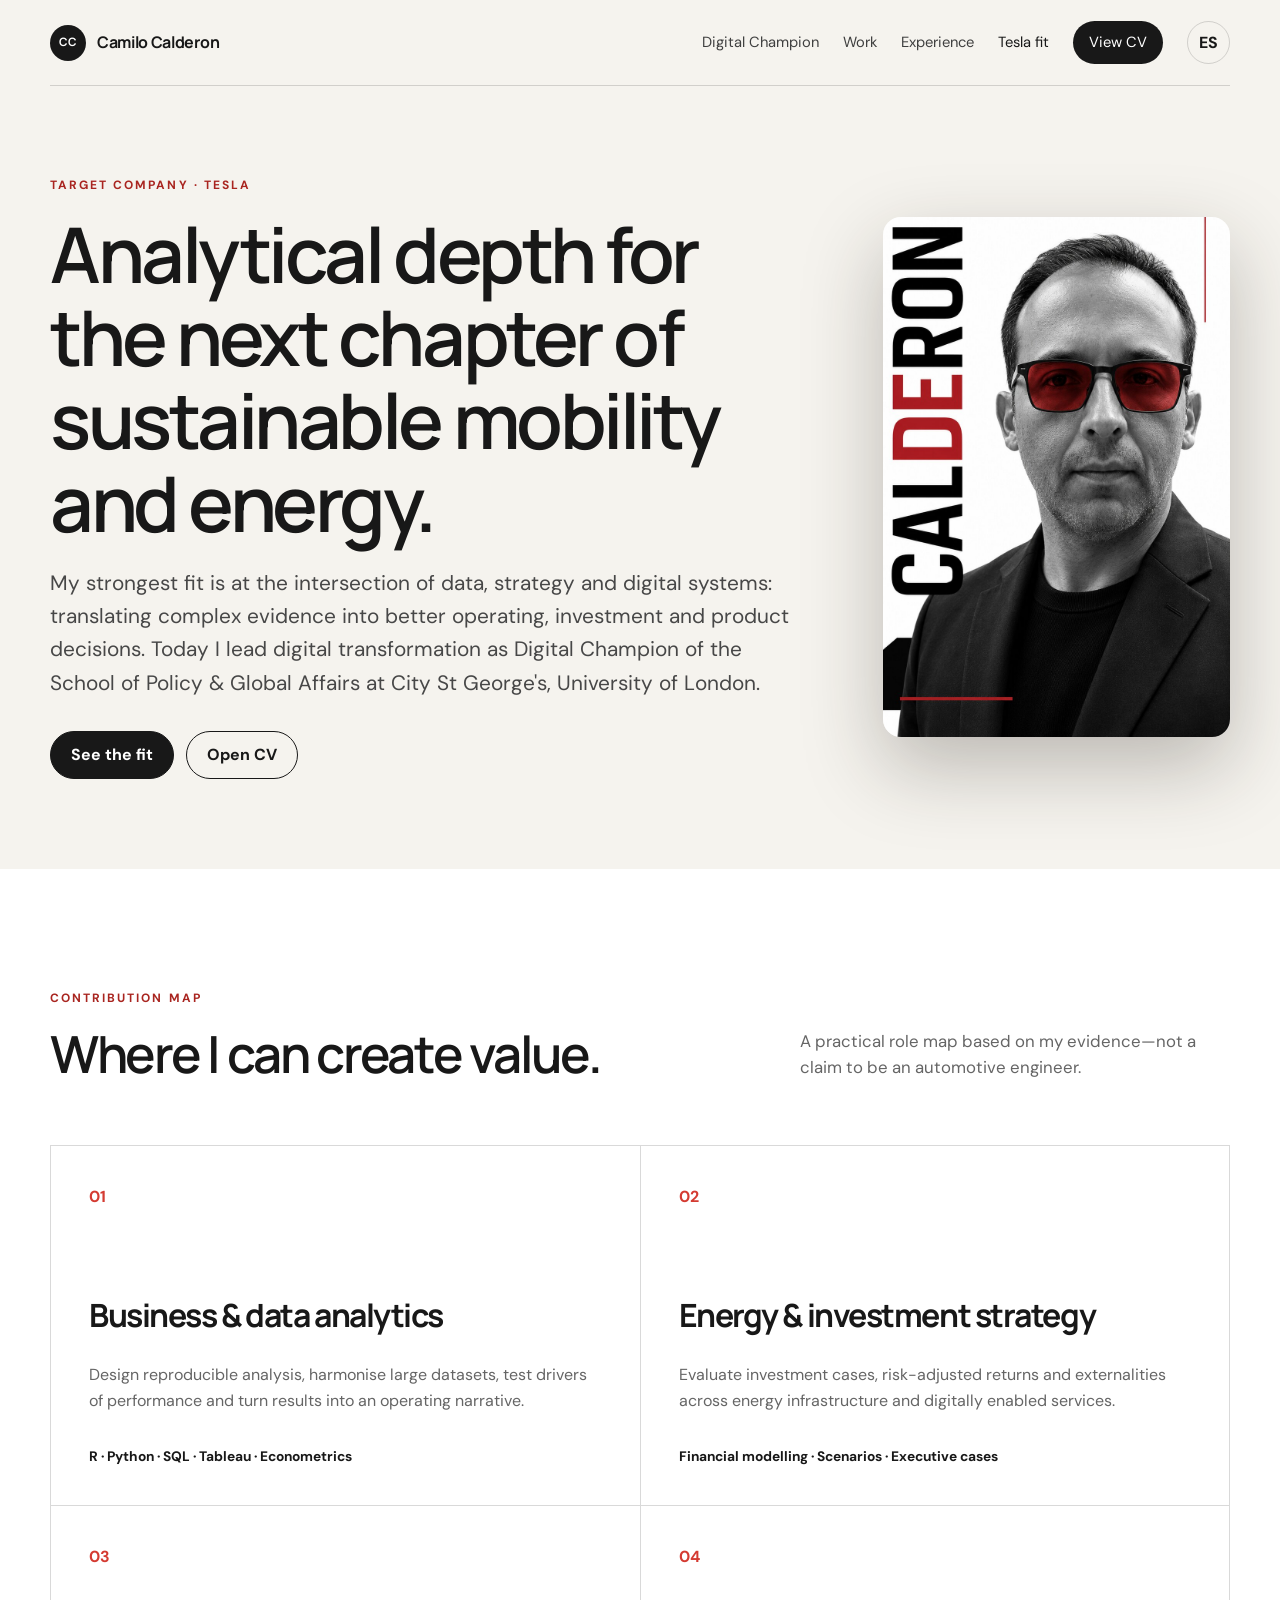
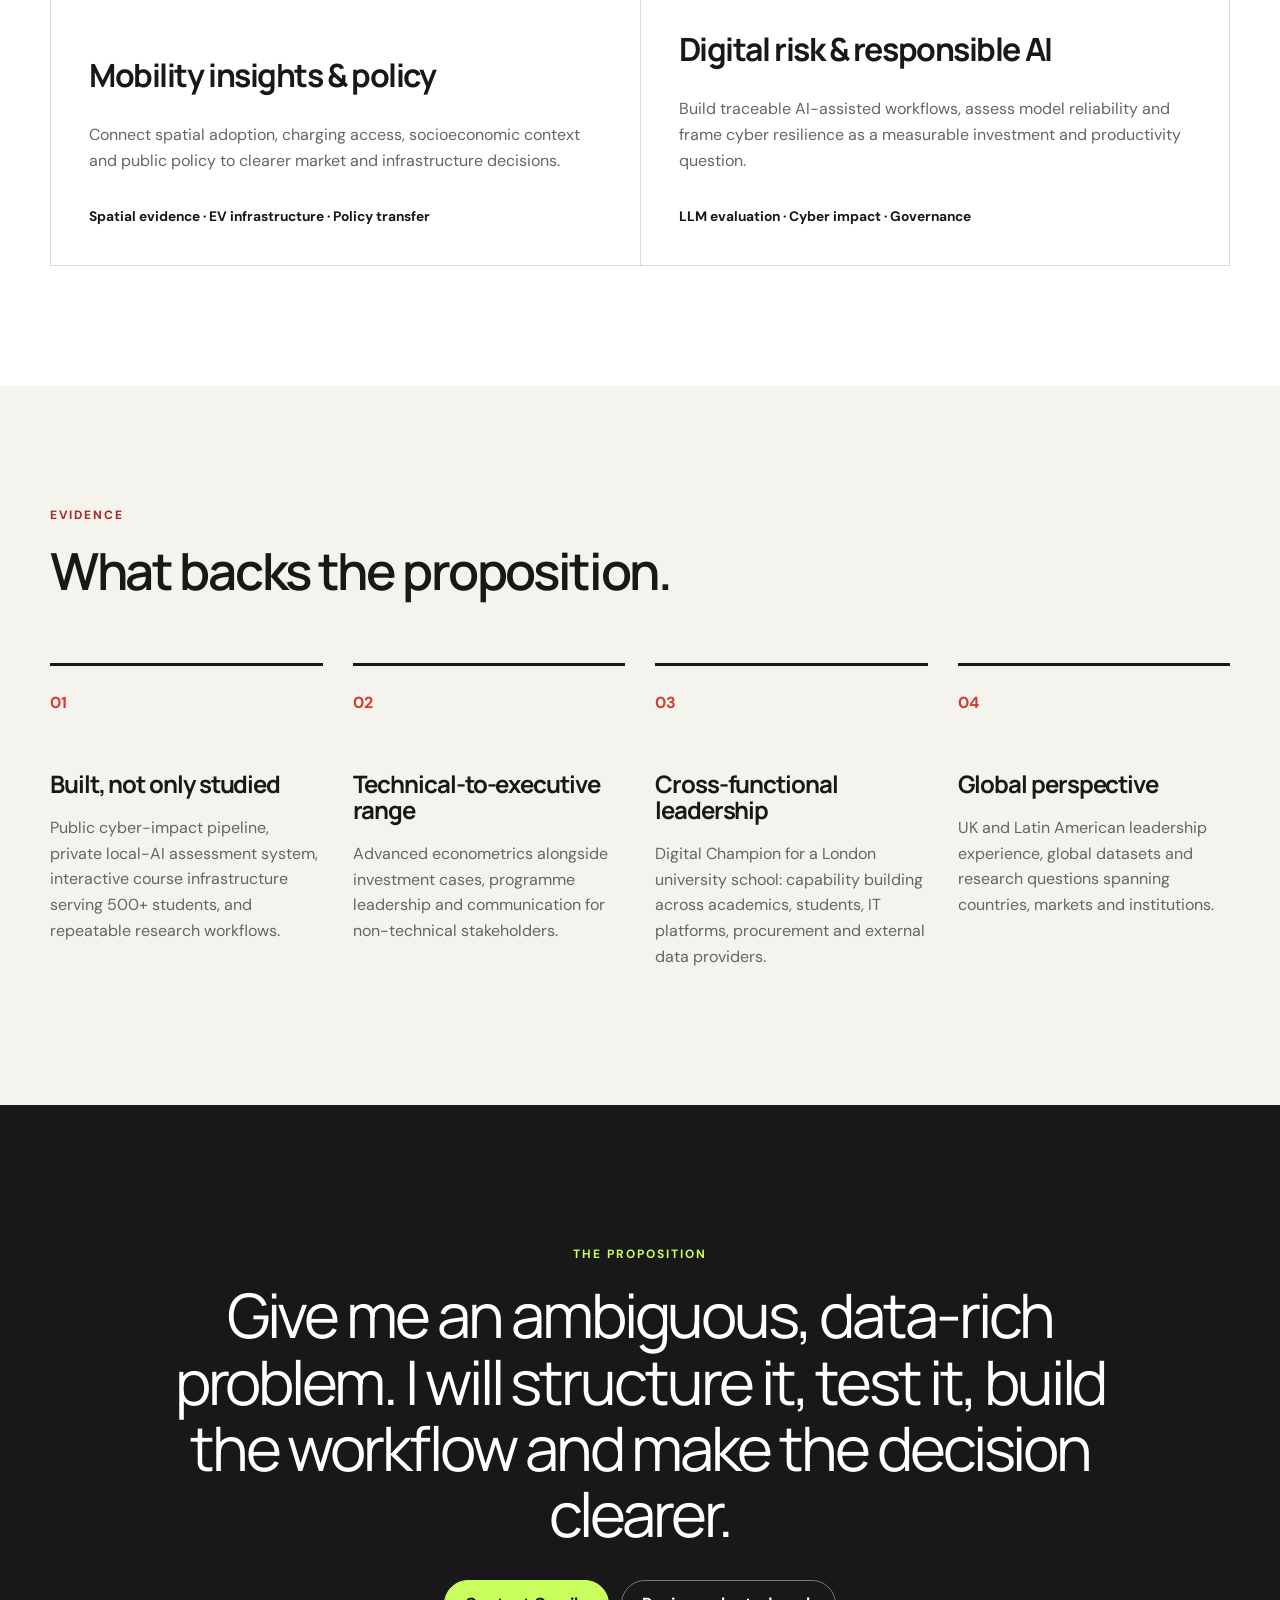
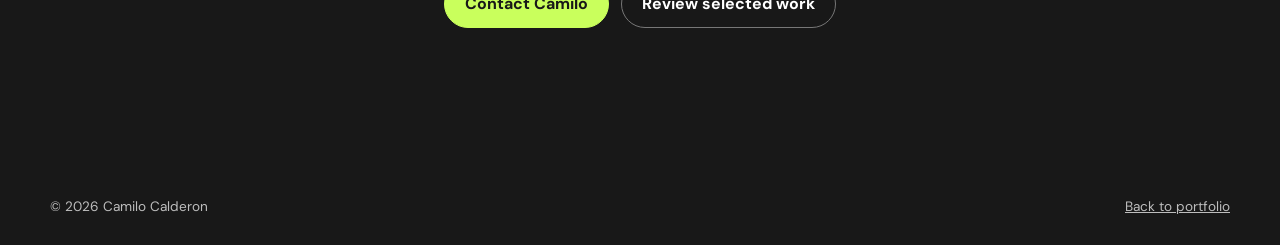
<file: tesla.html>
<!doctype html>
<html lang="en">
<head>
  <meta charset="utf-8">
  <meta name="viewport" content="width=device-width, initial-scale=1">
  <meta name="description" content="Dr Camilo Calderon's fit for Tesla roles across analytics, mobility, energy and digital strategy.">
  <meta name="theme-color" content="#151515">
  <title>Camilo Calderon | Tesla Fit</title>
  <link rel="icon" href="favicon.svg" type="image/svg+xml">
  <meta property="og:type" content="profile">
  <meta property="og:title" content="Camilo Calderon | Tesla Fit">
  <meta property="og:description" content="Analytical depth for the next chapter of sustainable mobility and energy — a practical contribution map backed by evidence.">
  <meta property="og:image" content="https://camilo-digital-portfolio.ai.studio/assets/og-card.jpg">
  <link rel="preconnect" href="https://fonts.googleapis.com">
  <link rel="preconnect" href="https://fonts.gstatic.com" crossorigin>
  <link href="https://fonts.googleapis.com/css2?family=DM+Sans:wght@400;500;600;700&amp;family=Manrope:wght@500;600;700&amp;display=swap" rel="stylesheet">
  <link rel="stylesheet" href="styles.css">
  <script src="script.js" defer></script>
</head>
<body class="tesla-page">
  <a class="skip-link" href="#main">Skip to content</a>
  <header class="site-header">
    <a class="wordmark" href="index.html" aria-label="Camilo Calderon home"><span>CC</span> Camilo Calderon</a>
    <nav id="site-nav" aria-label="Primary navigation">
      <a href="index.html#digital" data-en="Digital Champion" data-es="Digital Champion">Digital Champion</a>
      <a href="index.html#work" data-en="Work" data-es="Proyectos">Work</a>
      <a href="index.html#experience" data-en="Experience" data-es="Experiencia">Experience</a>
      <a class="active" href="tesla.html" data-en="Tesla fit" data-es="Perfil para Tesla">Tesla fit</a>
      <a class="nav-cta" href="assets/camilo-calderon-digital-cv.pdf" target="_blank" rel="noopener" data-en="View CV" data-es="Ver CV">View CV</a>
    </nav>
    <div class="header-actions">
      <button class="language-toggle" type="button" aria-label="Switch language" data-language-toggle>ES</button>
      <button class="menu-toggle" type="button" aria-expanded="false" aria-controls="site-nav" aria-label="Open menu" data-menu-toggle>
        <span aria-hidden="true"></span><span aria-hidden="true"></span><span aria-hidden="true"></span>
      </button>
    </div>
  </header>

  <main id="main">
    <section class="target-hero shell">
      <div class="target-copy">
        <p class="eyebrow" data-en="Target company · Tesla" data-es="Empresa objetivo · Tesla">Target company · Tesla</p>
        <h1 data-en="Analytical depth for the next chapter of sustainable mobility and energy." data-es="Profundidad analítica para el próximo capítulo de la movilidad y la energía sostenibles.">Analytical depth for the next chapter of sustainable mobility and energy.</h1>
        <p data-en="My strongest fit is at the intersection of data, strategy and digital systems: translating complex evidence into better operating, investment and product decisions. Today I lead digital transformation as Digital Champion of the School of Policy &amp; Global Affairs at City St George's, University of London." data-es="Mi mayor fortaleza está en la intersección de datos, estrategia y sistemas digitales: convertir evidencia compleja en mejores decisiones operativas, de inversión y de producto. Hoy lidero la transformación digital como Digital Champion de la School of Policy &amp; Global Affairs en City St George's, University of London.">My strongest fit is at the intersection of data, strategy and digital systems: translating complex evidence into better operating, investment and product decisions. Today I lead digital transformation as Digital Champion of the School of Policy &amp; Global Affairs at City St George's, University of London.</p>
        <div class="button-row">
          <a class="button primary" href="#fit" data-en="See the fit" data-es="Ver el encaje">See the fit</a>
          <a class="button secondary" href="assets/camilo-calderon-digital-cv.pdf" target="_blank" rel="noopener" data-en="Open CV" data-es="Abrir CV">Open CV</a>
        </div>
      </div>
      <figure class="poster-frame">
        <img src="assets/calderon-poster.jpg" alt="Stylised black-and-white portrait of Camilo Calderon wearing red-tinted glasses, with bold CALDERON typography" width="900" height="1350">
      </figure>
    </section>

    <section class="fit-section section" id="fit">
      <div class="shell">
        <div class="section-heading light-heading">
          <div><p class="eyebrow" data-en="Contribution map" data-es="Mapa de contribución">Contribution map</p><h2 data-en="Where I can create value." data-es="Dónde puedo generar valor.">Where I can create value.</h2></div>
          <p data-en="A practical role map based on my evidence—not a claim to be an automotive engineer." data-es="Un mapa práctico basado en mi experiencia, sin presentarme como ingeniero automotriz.">A practical role map based on my evidence—not a claim to be an automotive engineer.</p>
        </div>
        <div class="fit-grid">
          <article><span>01</span><h3 data-en="Business & data analytics" data-es="Analítica de negocio y datos">Business &amp; data analytics</h3><p data-en="Design reproducible analysis, harmonise large datasets, test drivers of performance and turn results into an operating narrative." data-es="Diseñar análisis reproducibles, armonizar grandes conjuntos de datos, probar factores de desempeño y convertir resultados en una narrativa operativa.">Design reproducible analysis, harmonise large datasets, test drivers of performance and turn results into an operating narrative.</p><strong>R · Python · SQL · Tableau · Econometrics</strong></article>
          <article><span>02</span><h3 data-en="Energy & investment strategy" data-es="Estrategia energética y de inversión">Energy &amp; investment strategy</h3><p data-en="Evaluate investment cases, risk-adjusted returns and externalities across energy infrastructure and digitally enabled services." data-es="Evaluar casos de inversión, rendimientos ajustados por riesgo y externalidades en infraestructura energética y servicios digitales.">Evaluate investment cases, risk-adjusted returns and externalities across energy infrastructure and digitally enabled services.</p><strong data-en="Financial modelling · Scenarios · Executive cases" data-es="Modelización financiera · Escenarios · Casos ejecutivos">Financial modelling · Scenarios · Executive cases</strong></article>
          <article><span>03</span><h3 data-en="Mobility insights & policy" data-es="Análisis y política de movilidad">Mobility insights &amp; policy</h3><p data-en="Connect spatial adoption, charging access, socioeconomic context and public policy to clearer market and infrastructure decisions." data-es="Conectar adopción espacial, acceso a carga, contexto socioeconómico y política pública con mejores decisiones de mercado e infraestructura.">Connect spatial adoption, charging access, socioeconomic context and public policy to clearer market and infrastructure decisions.</p><strong data-en="Spatial evidence · EV infrastructure · Policy transfer" data-es="Evidencia espacial · Infraestructura EV · Transferencia de políticas">Spatial evidence · EV infrastructure · Policy transfer</strong></article>
          <article><span>04</span><h3 data-en="Digital risk & responsible AI" data-es="Riesgo digital e IA responsable">Digital risk &amp; responsible AI</h3><p data-en="Build traceable AI-assisted workflows, assess model reliability and frame cyber resilience as a measurable investment and productivity question." data-es="Construir flujos de IA trazables, evaluar la fiabilidad de modelos y plantear la resiliencia cibernética como una cuestión medible de inversión y productividad.">Build traceable AI-assisted workflows, assess model reliability and frame cyber resilience as a measurable investment and productivity question.</p><strong data-en="LLM evaluation · Cyber impact · Governance" data-es="Evaluación de LLM · Impacto cibernético · Gobernanza">LLM evaluation · Cyber impact · Governance</strong></article>
        </div>
      </div>
    </section>

    <section class="section shell evidence-section">
      <div class="section-heading light-heading"><div><p class="eyebrow" data-en="Evidence" data-es="Evidencia">Evidence</p><h2 data-en="What backs the proposition." data-es="Qué respalda la propuesta.">What backs the proposition.</h2></div></div>
      <div class="evidence-grid">
        <div class="evidence-item"><span>01</span><h3 data-en="Built, not only studied" data-es="Construido, no solo estudiado">Built, not only studied</h3><p data-en="Public cyber-impact pipeline, private local-AI assessment system, interactive course infrastructure serving 500+ students, and repeatable research workflows." data-es="Flujo público de impacto cibernético, sistema privado de evaluación con IA local, infraestructura interactiva de cursos con 500+ estudiantes y procesos de investigación repetibles.">Public cyber-impact pipeline, private local-AI assessment system, interactive course infrastructure serving 500+ students, and repeatable research workflows.</p></div>
        <div class="evidence-item"><span>02</span><h3 data-en="Technical-to-executive range" data-es="Del detalle técnico a la decisión ejecutiva">Technical-to-executive range</h3><p data-en="Advanced econometrics alongside investment cases, programme leadership and communication for non-technical stakeholders." data-es="Econometría avanzada junto con casos de inversión, liderazgo de programas y comunicación para públicos no técnicos.">Advanced econometrics alongside investment cases, programme leadership and communication for non-technical stakeholders.</p></div>
        <div class="evidence-item"><span>03</span><h3 data-en="Cross-functional leadership" data-es="Liderazgo transversal">Cross-functional leadership</h3><p data-en="Digital Champion for a London university school: capability building across academics, students, IT platforms, procurement and external data providers." data-es="Digital Champion de una escuela universitaria en Londres: desarrollo de capacidades entre académicos, estudiantes, plataformas de TI, adquisiciones y proveedores externos de datos.">Digital Champion for a London university school: capability building across academics, students, IT platforms, procurement and external data providers.</p></div>
        <div class="evidence-item"><span>04</span><h3 data-en="Global perspective" data-es="Perspectiva global">Global perspective</h3><p data-en="UK and Latin American leadership experience, global datasets and research questions spanning countries, markets and institutions." data-es="Experiencia de liderazgo en Reino Unido y América Latina, datos globales y preguntas de investigación entre países, mercados e instituciones.">UK and Latin American leadership experience, global datasets and research questions spanning countries, markets and institutions.</p></div>
      </div>
    </section>

    <section class="target-close">
      <div class="shell">
        <p class="eyebrow" data-en="The proposition" data-es="La propuesta">The proposition</p>
        <blockquote data-en="Give me an ambiguous, data-rich problem. I will structure it, test it, build the workflow and make the decision clearer." data-es="Deme un problema ambiguo y rico en datos. Lo estructuraré, lo pondré a prueba, construiré el flujo de trabajo y haré más clara la decisión.">Give me an ambiguous, data-rich problem. I will structure it, test it, build the workflow and make the decision clearer.</blockquote>
        <div class="button-row centered"><a class="button primary" href="mailto:cc907@cam.ac.uk" data-en="Contact Camilo" data-es="Contactar a Camilo">Contact Camilo</a><a class="button secondary" href="index.html#work" data-en="Review selected work" data-es="Revisar proyectos">Review selected work</a></div>
      </div>
    </section>
  </main>

  <footer><div class="shell"><span>© <span data-current-year></span> Camilo Calderon</span><a href="index.html" data-en="Back to portfolio" data-es="Volver al portafolio">Back to portfolio</a></div></footer>
</body>
</html>
</file>
<file: styles.css>
:root {
  --ink: #181818;
  --muted: #656565;
  --paper: #f5f3ee;
  --white: #fff;
  --line: rgba(24, 24, 24, .16);
  --red: #d43b32;
  --red-dark: #a92520;
  --lime: #c9ff5c;
  --shell: min(1180px, calc(100vw - 48px));
}

* { box-sizing: border-box; }
html { scroll-behavior: smooth; }
body { margin: 0; color: var(--ink); background: var(--paper); font-family: "DM Sans", Arial, sans-serif; line-height: 1.6; }
img { max-width: 100%; display: block; }
a { color: inherit; }
button, a { -webkit-tap-highlight-color: transparent; }
a:focus-visible, button:focus-visible { outline: 2px solid var(--red-dark); outline-offset: 3px; border-radius: 4px; }
.section-dark a:focus-visible, .target-close a:focus-visible { outline-color: var(--lime); }
.shell { width: var(--shell); margin-inline: auto; }
.skip-link { position: fixed; left: 16px; top: -100px; z-index: 100; background: var(--ink); color: white; padding: 10px 14px; }
.skip-link:focus { top: 16px; }

.site-header { position: relative; width: var(--shell); margin: 0 auto; min-height: 86px; display: flex; align-items: center; justify-content: space-between; gap: 24px; border-bottom: 1px solid var(--line); }
.wordmark { display: flex; align-items: center; gap: 11px; font-family: "Manrope", sans-serif; font-weight: 700; text-decoration: none; letter-spacing: -.02em; }
.wordmark span { width: 36px; aspect-ratio: 1; display: grid; place-items: center; color: white; background: var(--ink); border-radius: 50%; font-size: .72rem; letter-spacing: .04em; }
nav { display: flex; align-items: center; gap: 24px; font-size: .92rem; margin-left: auto; }
nav a { text-decoration: none; color: #3f3f3f; }
nav a:hover, nav a.active { color: var(--ink); }
.nav-cta { padding: 10px 16px; background: var(--ink); color: white !important; border-radius: 999px; }
.header-actions { display: flex; align-items: center; gap: 10px; }
.language-toggle { border: 1px solid var(--line); background: transparent; color: var(--ink); border-radius: 999px; padding: 8px 11px; cursor: pointer; font: inherit; font-weight: 700; }
.menu-toggle { display: none; flex-direction: column; justify-content: center; align-items: stretch; gap: 5px; width: 44px; height: 44px; padding: 0 11px; border: 1px solid var(--line); border-radius: 12px; background: transparent; cursor: pointer; }
.menu-toggle span { display: block; height: 2px; background: var(--ink); border-radius: 2px; transition: transform .2s ease, opacity .2s ease; }
.nav-open .menu-toggle span:nth-child(1) { transform: translateY(7px) rotate(45deg); }
.nav-open .menu-toggle span:nth-child(2) { opacity: 0; }
.nav-open .menu-toggle span:nth-child(3) { transform: translateY(-7px) rotate(-45deg); }

.hero { min-height: 720px; display: grid; grid-template-columns: minmax(0, 1.15fr) minmax(320px, .7fr); gap: 8vw; align-items: center; padding-block: 76px; }
.eyebrow { margin: 0 0 18px; text-transform: uppercase; letter-spacing: .17em; font-size: .75rem; font-weight: 700; color: var(--red-dark); }
h1, h2, h3 { font-family: "Manrope", sans-serif; line-height: 1.08; letter-spacing: -.045em; }
h1 { margin: 0; max-width: 830px; font-size: clamp(3.2rem, 7vw, 6.8rem); font-weight: 600; }
h2 { margin: 0; font-size: clamp(2.35rem, 4vw, 4.5rem); font-weight: 600; }
h3 { margin: 0; font-size: 1.5rem; }
.hero-intro { margin: 30px 0 0; max-width: 710px; font-size: clamp(1.1rem, 1.7vw, 1.35rem); color: #424242; }
.button-row { display: flex; flex-wrap: wrap; gap: 12px; margin-top: 32px; }
.button { display: inline-flex; align-items: center; justify-content: center; min-height: 48px; padding: 0 20px; border: 1px solid var(--ink); border-radius: 999px; text-decoration: none; font-weight: 700; transition: .2s ease; }
.button:hover { transform: translateY(-2px); }
.button.primary { background: var(--ink); color: white; }
.button.primary:hover { background: var(--red-dark); border-color: var(--red-dark); }
.button.secondary { background: transparent; }
.signal-list { display: flex; flex-wrap: wrap; gap: 12px 24px; list-style: none; padding: 0; margin: 38px 0 0; color: var(--muted); font-size: .9rem; }
.signal-list li::before { content: ""; display: inline-block; width: 6px; height: 6px; margin-right: 9px; background: var(--red); border-radius: 50%; vertical-align: 1px; }
.portrait-wrap { position: relative; padding: 0 20px 28px 0; }
.portrait-frame { overflow: hidden; border-radius: 220px 220px 22px 22px; background: #dedbd4; box-shadow: 0 30px 80px rgba(40, 34, 25, .18); }
.portrait-frame img { width: 100%; height: 520px; object-fit: cover; object-position: center 18%; }
.availability-card { position: absolute; right: -14px; bottom: 0; width: min(310px, 88%); background: white; padding: 18px; border-radius: 16px; box-shadow: 0 16px 40px rgba(20,20,20,.14); display: flex; gap: 12px; align-items: flex-start; }
.availability-card strong, .availability-card span { display: block; }
.availability-card strong { font-size: .95rem; line-height: 1.3; }
.availability-card span { color: var(--muted); font-size: .8rem; margin-top: 4px; }
.status-dot { width: 10px; height: 10px; flex: 0 0 auto; margin-top: 5px; background: #43a047; border-radius: 50%; box-shadow: 0 0 0 5px rgba(67,160,71,.12); }

.proof-band { background: var(--ink); color: white; }
.proof-grid { display: grid; grid-template-columns: repeat(4, 1fr); }
.proof-grid > div { min-height: 174px; padding: 34px 28px; display: flex; flex-direction: column; justify-content: space-between; border-right: 1px solid rgba(255,255,255,.16); }
.proof-grid > div:first-child { border-left: 1px solid rgba(255,255,255,.16); }
.proof-grid strong { font-family: "Manrope", sans-serif; font-size: 2.65rem; letter-spacing: -.05em; }
.proof-grid span { color: #bbb; line-height: 1.3; max-width: 190px; }

.section { padding-block: 120px; }
.split-intro { display: grid; grid-template-columns: .8fr 1.2fr; gap: 10vw; }
.body-copy { max-width: 710px; font-size: 1.18rem; color: #3e3e3e; }
.body-copy p:first-child { margin-top: 0; }
.section-dark { background: #151515; color: white; }
.section-dark .eyebrow { color: var(--lime); }
.section-heading { display: flex; justify-content: space-between; align-items: flex-end; gap: 60px; margin-bottom: 64px; }
.section-heading > p { max-width: 430px; margin: 0; color: #aaa; font-size: 1.05rem; }
.light-heading > p { color: var(--muted); }

/* Digital Champion section */
.digital-section { background: var(--white); }
.digital-grid { display: grid; grid-template-columns: repeat(2, 1fr); gap: 18px; }
.digital-card { display: flex; flex-direction: column; align-items: flex-start; padding: 34px; border: 1px solid var(--line); border-radius: 20px; background: var(--paper); }
.card-number { font-family: "Manrope", sans-serif; font-size: .82rem; font-weight: 700; color: var(--red-dark); }
.digital-card .project-kicker { margin: 18px 0 8px; padding-top: 0; color: #6e6e6e; }
.digital-card h3 { margin-bottom: 14px; font-size: clamp(1.45rem, 2vw, 1.85rem); }
.digital-card p:not(.project-kicker) { margin: 0 0 4px; color: #454545; }
.digital-card .tag-list { margin-top: auto; padding-top: 24px; }
.digital-card .tag-list + .text-links { margin-top: 16px; }
.tag-list.light li { border-color: rgba(24,24,24,.28); color: #4a4a4a; }
.text-links.red-links a { color: var(--red-dark); }
.video-card video { width: 100%; margin-top: 20px; border-radius: 14px; background: #dedbd4; aspect-ratio: 1 / 1; }
.digital-stats { display: grid; grid-template-columns: repeat(4, 1fr); gap: 30px; margin-top: 64px; }
.digital-stats > div { border-top: 3px solid var(--ink); padding-top: 18px; }
.digital-stats strong { display: block; font-family: "Manrope", sans-serif; font-size: 2.15rem; letter-spacing: -.04em; color: var(--red-dark); }
.digital-stats span { display: block; margin-top: 8px; color: var(--muted); font-size: .95rem; line-height: 1.45; max-width: 230px; }
.student-exp { display: grid; grid-template-columns: 1.35fr .65fr; gap: 40px; align-items: center; margin-top: 64px; padding: 34px; border: 1px solid var(--line); border-radius: 20px; background: var(--paper); }
.student-exp h3 { margin-bottom: 10px; }
.student-exp p { margin: 0; color: #454545; }
.student-exp .text-links { margin-top: 0; justify-content: flex-end; }

.featured-project { display: grid; grid-template-columns: .8fr 1.2fr; gap: 70px; padding: 54px; border: 1px solid #393939; border-radius: 24px; background: #1d1d1d; }
.project-copy { display: flex; flex-direction: column; align-items: flex-start; }
.project-number { color: var(--lime); font-family: "Manrope", sans-serif; font-size: .82rem; font-weight: 700; }
.project-kicker { margin: auto 0 8px; padding-top: 36px; color: #9c9c9c; text-transform: uppercase; letter-spacing: .12em; font-size: .7rem; font-weight: 700; }
.featured-project h3 { font-size: clamp(2rem, 3.1vw, 3.4rem); }
.featured-project p:not(.project-kicker) { color: #bcbcbc; }
.project-visual { margin: 0; align-self: center; }
.project-visual img { width: 100%; height: auto; background: white; border-radius: 14px; }
.project-visual figcaption { margin-top: 10px; color: #9a9a9a; font-size: .78rem; }
.tag-list { display: flex; flex-wrap: wrap; gap: 8px; list-style: none; padding: 0; margin: 24px 0 0; }
.tag-list li { border: 1px solid #484848; border-radius: 999px; padding: 6px 10px; color: #c8c8c8; font-size: .75rem; }
.text-links { display: flex; flex-wrap: wrap; gap: 20px; margin-top: 28px; }
.text-links a { color: var(--lime); text-underline-offset: 4px; font-weight: 700; }
.project-grid { display: grid; grid-template-columns: repeat(3, 1fr); gap: 18px; margin-top: 18px; }
.project-card { min-height: 420px; padding: 34px; border: 1px solid #333; border-radius: 20px; display: flex; flex-direction: column; background: #191919; }
.project-card .project-kicker { margin-top: auto; }
.project-card h3 { margin-bottom: 16px; }
.project-card p:not(.project-kicker) { color: #a9a9a9; }

.timeline { border-top: 1px solid var(--line); }
.timeline article { display: grid; grid-template-columns: 200px 1fr; gap: 60px; padding: 40px 0; border-bottom: 1px solid var(--line); }
.timeline-date { font-family: "Manrope", sans-serif; color: var(--red-dark); font-weight: 700; }
.timeline h3 { margin-bottom: 6px; }
.timeline article div:nth-child(2) > p:first-of-type { margin: 0 0 16px; color: var(--muted); font-weight: 700; }
.timeline article div:nth-child(2) > p:last-child { max-width: 760px; margin-bottom: 0; color: #494949; }

.edu-strip { display: grid; grid-template-columns: repeat(4, 1fr); gap: 30px; margin-top: 64px; }
.edu-strip > div { border-top: 3px solid var(--ink); padding-top: 16px; }
.edu-year { font-family: "Manrope", sans-serif; font-weight: 700; color: var(--red-dark); }
.edu-strip p { margin: 8px 0 0; color: #454545; font-size: .95rem; line-height: 1.5; }

.pub-block { margin-top: 72px; }
.pub-item { max-width: 880px; margin: 12px 0 0; color: #454545; }
.pub-item a { color: var(--red-dark); font-weight: 700; text-underline-offset: 4px; white-space: nowrap; }

.capability-section { background: #dedbd3; }
.capability-grid { display: grid; grid-template-columns: repeat(4, 1fr); gap: 0; border-top: 1px solid rgba(24,24,24,.22); border-left: 1px solid rgba(24,24,24,.22); }
.capability-grid > div { min-height: 270px; padding: 28px; border-right: 1px solid rgba(24,24,24,.22); border-bottom: 1px solid rgba(24,24,24,.22); }
.capability-grid h3 { margin-bottom: 60px; color: var(--red-dark); }
.capability-grid p { color: #454545; }

.contact-section { padding-block: 150px; text-align: center; }
.contact-section h2 { max-width: 860px; margin-inline: auto; }
.contact-section > p:not(.eyebrow) { max-width: 690px; margin: 26px auto 0; color: var(--muted); font-size: 1.15rem; }
.centered { justify-content: center; }
footer { padding-block: 28px; background: var(--ink); color: #bdbdbd; font-size: .85rem; }
footer .shell { display: flex; justify-content: space-between; gap: 24px; }
footer a { color: #bdbdbd; }

.target-hero { min-height: 720px; display: grid; grid-template-columns: minmax(0, 1.2fr) minmax(280px, .55fr); gap: 6vw; align-items: center; padding-block: 90px; }
.target-hero h1 { max-width: 1050px; font-size: clamp(3rem, 6vw, 6.4rem); }
.target-hero .target-copy > p:not(.eyebrow) { max-width: 760px; font-size: 1.3rem; color: #474747; }
.poster-frame { margin: 0; }
.poster-frame img { width: 100%; height: auto; border-radius: 18px; box-shadow: 0 30px 80px rgba(40, 34, 25, .28); }
.fit-section { background: white; }
.fit-grid { display: grid; grid-template-columns: repeat(2, 1fr); border-top: 1px solid var(--line); border-left: 1px solid var(--line); }
.fit-grid article { min-height: 360px; padding: 38px; border-right: 1px solid var(--line); border-bottom: 1px solid var(--line); display: flex; flex-direction: column; }
.fit-grid article > span { color: var(--red); font-weight: 700; }
.fit-grid h3 { margin: auto 0 14px; font-size: 2rem; }
.fit-grid p { color: var(--muted); }
.fit-grid strong { display: block; margin-top: 16px; font-size: .86rem; }
.evidence-section { padding-top: 120px; }
.evidence-grid { display: grid; grid-template-columns: repeat(4, 1fr); gap: 30px; }
.evidence-item { border-top: 3px solid var(--ink); padding-top: 24px; }
.evidence-item > span { color: var(--red); font-weight: 700; }
.evidence-item h3 { margin: 56px 0 18px; }
.evidence-item p { color: var(--muted); }
.target-close { padding-block: 140px; text-align: center; background: var(--ink); color: white; }
.target-close .eyebrow { color: var(--lime); }
.target-close blockquote { max-width: 1000px; margin: 0 auto; font-family: "Manrope", sans-serif; font-size: clamp(2.3rem, 4.8vw, 5.1rem); line-height: 1.08; letter-spacing: -.05em; }
.target-close .button.primary { background: var(--lime); border-color: var(--lime); color: var(--ink); }
.target-close .button.secondary { color: white; border-color: #777; }

.reveal { animation: enter .7s ease both; }
.portrait-wrap.reveal { animation-delay: .12s; }
@keyframes enter { from { opacity: 0; transform: translateY(16px); } to { opacity: 1; transform: translateY(0); } }
@media (prefers-reduced-motion: reduce) { html { scroll-behavior: auto; } .reveal { animation: none; } .button { transition: none; } .menu-toggle span { transition: none; } }

@media (max-width: 940px) {
  :root { --shell: min(100% - 32px, 760px); }
  .site-header { min-height: 74px; }
  .menu-toggle { display: inline-flex; }
  nav { display: none; }
  .nav-open nav { position: absolute; top: 100%; left: 0; right: 0; z-index: 60; display: flex; flex-direction: column; align-items: flex-start; gap: 18px; margin: 0; padding: 20px 24px 26px; background: var(--paper); border-bottom: 1px solid var(--line); box-shadow: 0 30px 50px rgba(20,20,20,.12); font-size: 1.05rem; }
  .nav-open nav .nav-cta { margin-top: 4px; }
  .hero { min-height: auto; grid-template-columns: 1fr; gap: 64px; padding-block: 70px; }
  .portrait-wrap { max-width: 510px; }
  .proof-grid { grid-template-columns: repeat(2, 1fr); }
  .split-intro, .featured-project { grid-template-columns: 1fr; }
  .featured-project { gap: 42px; padding: 34px; }
  .project-grid, .digital-grid { grid-template-columns: 1fr; }
  .project-card { min-height: 330px; }
  .digital-stats { grid-template-columns: repeat(2, 1fr); }
  .student-exp { grid-template-columns: 1fr; gap: 20px; }
  .student-exp .text-links { justify-content: flex-start; }
  .capability-grid, .evidence-grid { grid-template-columns: repeat(2, 1fr); }
  .edu-strip { grid-template-columns: repeat(2, 1fr); }
  .fit-grid { grid-template-columns: 1fr; }
  .target-hero { grid-template-columns: 1fr; gap: 56px; min-height: auto; }
  .poster-frame { max-width: 420px; }
}

@media (max-width: 620px) {
  :root { --shell: calc(100% - 24px); }
  .wordmark { font-size: .88rem; }
  .wordmark span { width: 32px; }
  h1 { font-size: clamp(2.8rem, 14vw, 4.4rem); }
  h2 { font-size: 2.45rem; }
  .hero { padding-block: 54px 70px; }
  .portrait-frame img { height: 440px; }
  .availability-card { right: 0; }
  .proof-grid { grid-template-columns: 1fr; }
  .proof-grid > div { min-height: 130px; border-left: 1px solid rgba(255,255,255,.16); border-bottom: 1px solid rgba(255,255,255,.16); }
  .section { padding-block: 82px; }
  .section-heading { display: block; margin-bottom: 44px; }
  .section-heading > p { margin-top: 22px; }
  .featured-project { padding: 24px; }
  .project-card, .digital-card { padding: 26px; }
  .digital-stats { grid-template-columns: 1fr; gap: 22px; }
  .student-exp { padding: 26px; }
  .timeline article { grid-template-columns: 1fr; gap: 16px; padding: 32px 0; }
  .capability-grid, .evidence-grid, .edu-strip { grid-template-columns: 1fr; }
  .capability-grid > div { min-height: 220px; }
  .capability-grid h3 { margin-bottom: 38px; }
  .contact-section { padding-block: 100px; }
  footer .shell { flex-direction: column; }
  .target-hero { padding-block: 60px; }
  .target-hero h1 { font-size: 2.35rem; letter-spacing: -.04em; overflow-wrap: break-word; }
  .fit-grid article { min-height: 320px; padding: 28px; }
  .target-close { padding-block: 100px; }
}
</file>
